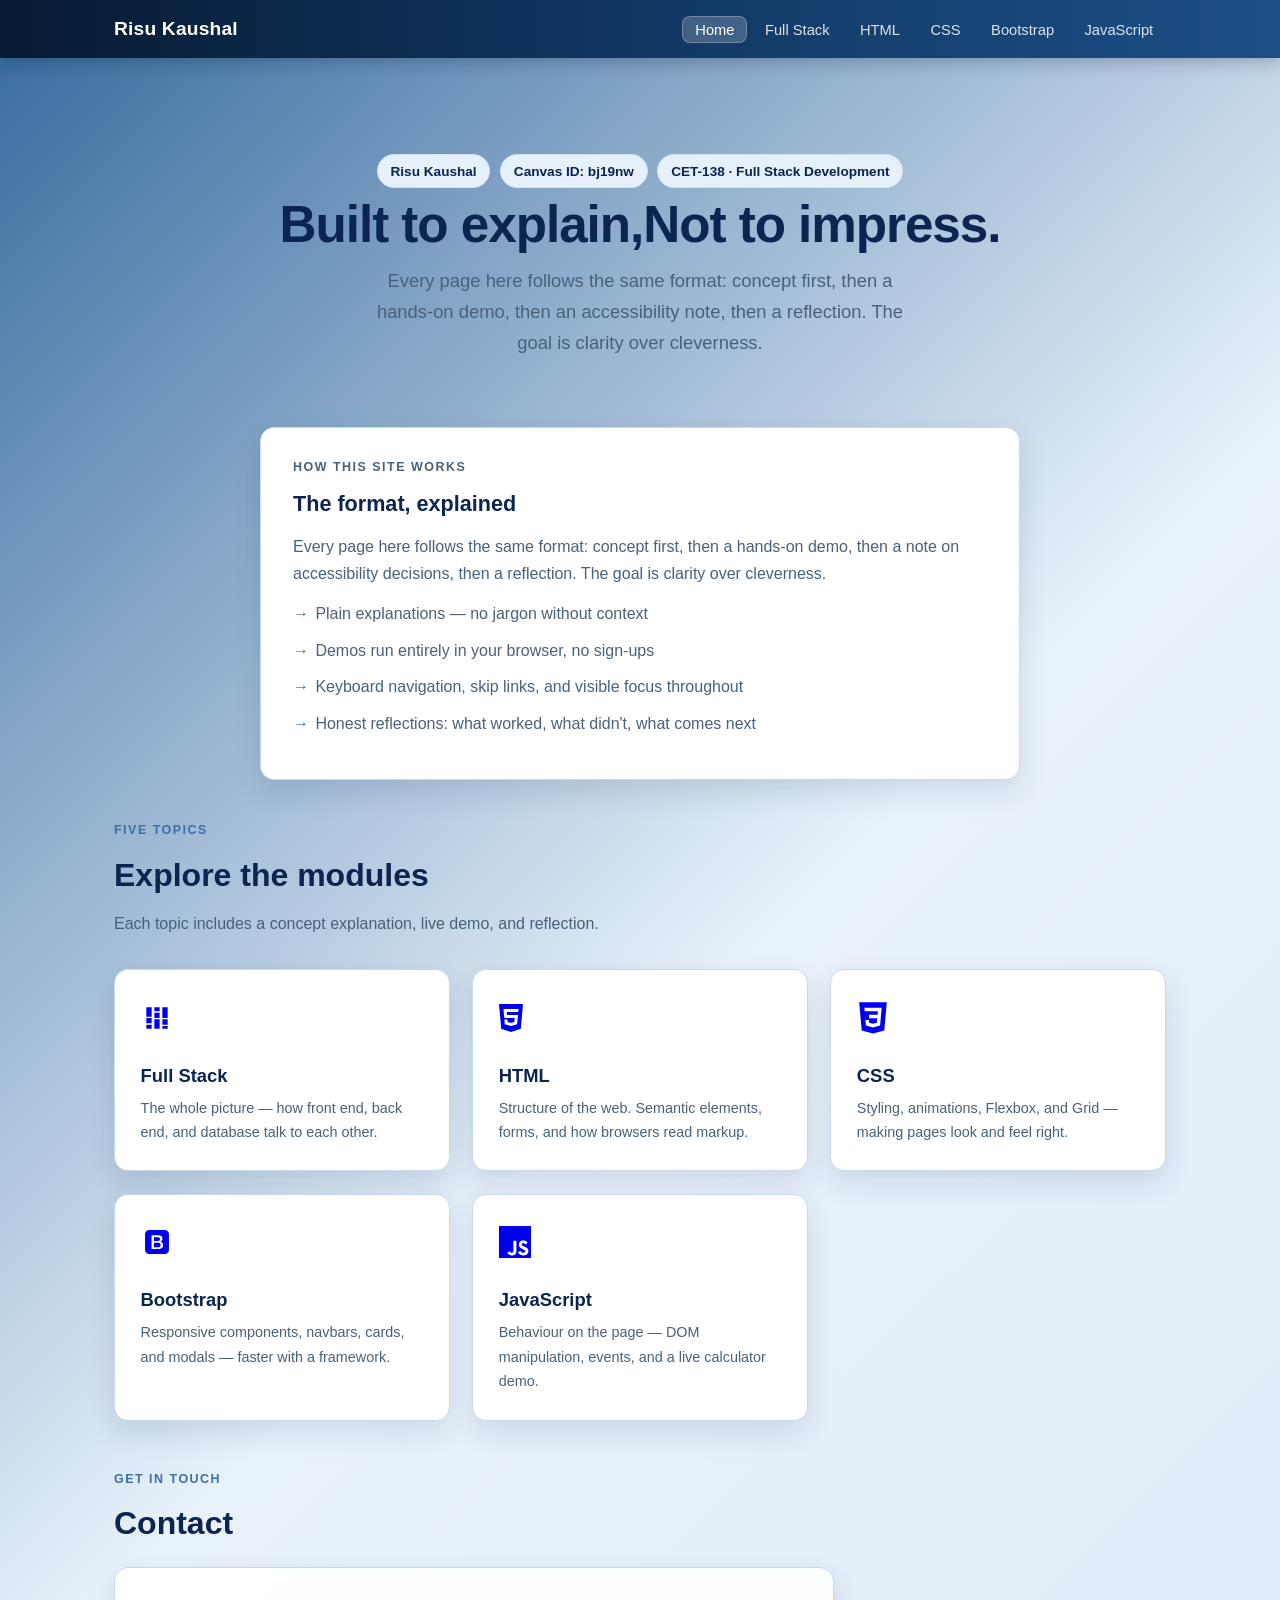
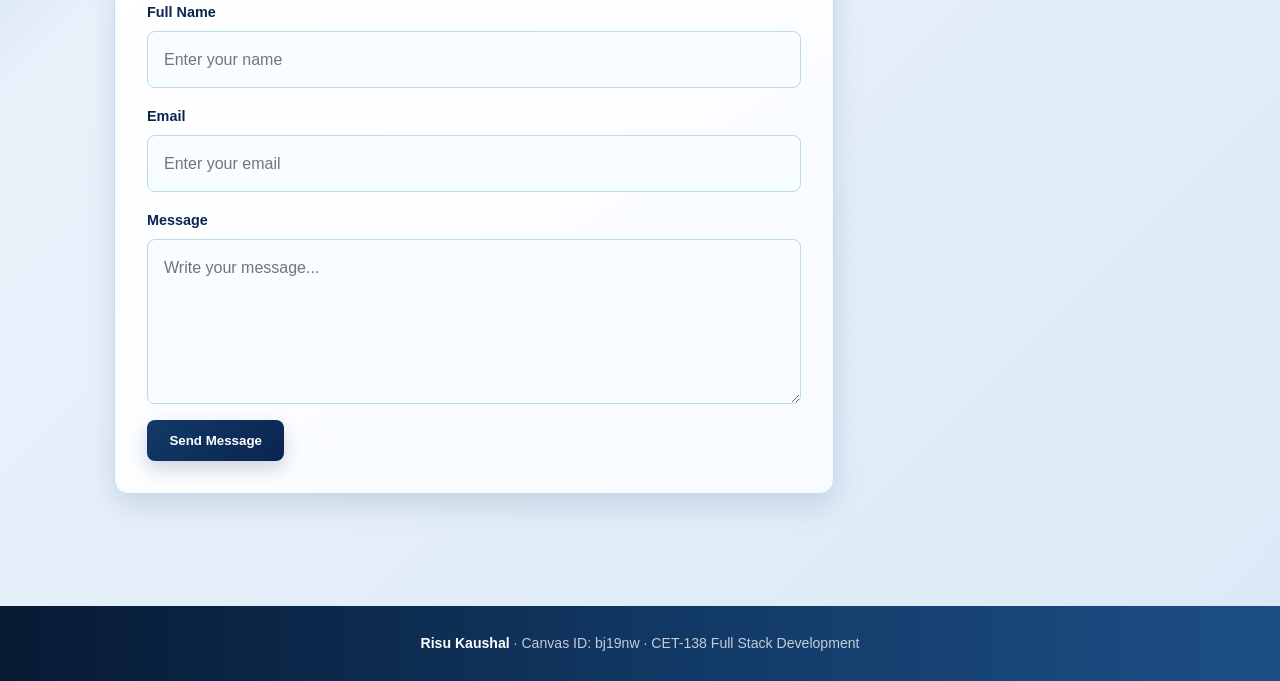
<file: index.html>
<!DOCTYPE html>
<html lang="en">
<head>
  <meta charset="UTF-8" />
  <meta name="viewport" content="width=device-width, initial-scale=1.0" />
  <title>Risu Kaushal — CET-138 Portfolio</title>
  <link rel="stylesheet" href="./css/style.css" />
</head>
<body>

  <a class="skip-link" href="#main-content">Skip to main content</a>

  <header>
    <nav aria-label="Main navigation">
      <a class="nav-brand" href="index.html">Risu Kaushal</a>
      <ul class="nav-links">
        <li><a href="index.html">Home</a></li>
        <li><a href="html/Fullstack.html">Full Stack</a></li>
        <li><a href="html/HTML.html">HTML</a></li>
        <li><a href="html/CSS.html">CSS</a></li>
        <li><a href="html/Bootstrap.html">Bootstrap</a></li>
        <li><a href="html/Javascript.html">JavaScript</a></li>
      </ul>
    </nav>
  </header>

  <main id="main-content">

    <!-- Hero -->
    <section class="hero" aria-label="Introduction">
      <div class="hero-meta">
        <span class="tag">Risu Kaushal</span>
        <span class="tag">Canvas ID: bj19nw</span>
        <span class="tag">CET-138 · Full Stack Development</span>
      </div>
      <h1>Built to explain,Not to impress.</h1>
      <p class="subtitle">
        Every page here follows the same format: concept first, then a hands-on demo,
        then an accessibility note, then a reflection. The goal is clarity over cleverness.
      </p>
    </section>

    <!-- Philosophy card -->
    <div class="card" style="max-width:760px; margin: 0 auto 2.5rem;">
      <p class="section-label">How this site works</p>
      <h2>The format, explained</h2>
      <p>
        Every page here follows the same format: concept first, then a hands-on demo,
        then a note on accessibility decisions, then a reflection.
        The goal is clarity over cleverness.
      </p>
      <ul>
        <li>Plain explanations — no jargon without context</li>
        <li>Demos run entirely in your browser, no sign-ups</li>
        <li>Keyboard navigation, skip links, and visible focus throughout</li>
        <li>Honest reflections: what worked, what didn't, what comes next</li>
      </ul>
    </div>

    <!-- Five topics -->
    <section aria-label="Topics">
      <p class="section-label">Five topics</p>
      <h2 class="section-title">Explore the modules</h2>
      <p class="section-desc">Each topic includes a concept explanation, live demo, and reflection.</p>

      <div class="cards-grid">

        <a class="topic-card" href="html/FullStack.html">
          <span class="topic-icon"><svg xmlns="http://www.w3.org/2000/svg" width="1em" height="1em" viewBox="0 0 24 24"><path d="M0 0h24v24H0z" fill="none" /><path fill="currentColor" d="M4 20v-3h4v3zm0-4v-4h4v4zm0-5V4h4v7zm6 9v-7h4v7zm0-8V8h4v4zm0-5V4h4v3zm6 13v-2h4v2zm0-3v-4h4v4zm0-5V4h4v8z" /></svg></span>
          <div class="topic-title">Full Stack</div>
          <div class="topic-desc">The whole picture — how front end, back end, and database talk to each other.</div>
        </a>

        <a class="topic-card" href="html/HTML.html"><span class="topic-icon"><svg xmlns="http://www.w3.org/2000/svg" width="0.75em" height="1em" viewBox="0 0 384 512"><path d="M0 0h384v512H0z" fill="none" /><path fill="currentColor" d="m0 32l34.9 395.8L191.5 480l157.6-52.2L384 32zm308.2 127.9H124.4l4.1 49.4h175.6l-13.6 148.4l-97.9 27v.3h-1.1l-98.7-27.3l-6-75.8h47.7L138 320l53.5 14.5l53.7-14.5l6-62.2H84.3L71.5 112.2h241.1z" /></svg></span>
          <div class="topic-title">HTML</div>
          <div class="topic-desc">Structure of the web. Semantic elements, forms, and how browsers read markup.</div>
        </a>

        <a class="topic-card" href="html/CSS.html">
          <span class="topic-icon"><svg xmlns="http://www.w3.org/2000/svg" width="1em" height="1em" viewBox="0 0 128 128"><path d="M0 0h128v128H0z" fill="none" /><path fill="currentColor" d="m8.76 1l10.055 112.883l45.118 12.58l45.244-12.626L119.24 1zm89.591 25.862l-3.347 37.605l.01.203l-.014.467v-.004l-2.378 26.294l-.262 2.336L64 101.607v.001l-.022.019l-28.311-7.888L33.75 72h13.883l.985 11.054l15.386 4.17l-.004.008v-.002l15.443-4.229L81.075 65H48.792l-.277-3.043l-.631-7.129L47.553 51h34.749l1.264-14H30.64l-.277-3.041l-.63-7.131L29.401 23h69.281z" /></svg></span>
          <div class="topic-title">CSS</div>
          <div class="topic-desc">Styling, animations, Flexbox, and Grid — making pages look and feel right.</div>
        </a>

        <a class="topic-card" href="html/Bootstrap.html"><span class="topic-icon"><svg xmlns="http://www.w3.org/2000/svg" width="1em" height="1em" viewBox="0 0 24 24"><path d="M0 0h24v24H0z" fill="none" /><path fill="currentColor" d="M14.73 14.236c0 1.712-1.598 1.683-1.743 1.683h-3.28v-3.28h3.251c1.742-.058 1.771 1.248 1.771 1.597m-2.004-2.962c.03 0 1.539.03 1.539-1.48c0-.61-.116-1.423-1.539-1.423h-3.02v2.903zm8.245-5.255v11.99c0 1.627-1.335 2.991-3.02 2.991H6.05a3 3 0 0 1-3.02-3.02V6.02A3 3 0 0 1 6.05 3h11.99c1.597 0 2.932 1.335 2.932 3.02m-4.413 8.42c0-.871-.232-2.323-1.945-2.7v-.03c.93-.406 1.48-1.132 1.48-2.206c0-.29.088-2.613-3.106-2.613h-5.08v10.452c5.138 0 5.632.029 6.561-.203c.552-.174 2.09-.697 2.09-2.7" /></svg></span>
          <div class="topic-title">Bootstrap</div>
          <div class="topic-desc">Responsive components, navbars, cards, and modals — faster with a framework.</div>
        </a>

        <a class="topic-card" href="html/Javascript.html">
          <span class="topic-icon"><svg xmlns="http://www.w3.org/2000/svg" width="1em" height="1em" viewBox="0 0 24 24"><path d="M0 0h24v24H0z" fill="none" /><path fill="currentColor" d="M0 0h24v24H0zm22.034 18.276c-.175-1.095-.888-2.015-3.003-2.873c-.736-.345-1.554-.585-1.797-1.14c-.091-.33-.105-.51-.046-.705c.15-.646.915-.84 1.515-.66c.39.12.75.42.976.9c1.034-.676 1.034-.676 1.755-1.125c-.27-.42-.404-.601-.586-.78c-.63-.705-1.469-1.065-2.834-1.034l-.705.089c-.676.165-1.32.525-1.71 1.005c-1.14 1.291-.811 3.541.569 4.471c1.365 1.02 3.361 1.244 3.616 2.205c.24 1.17-.87 1.545-1.966 1.41c-.811-.18-1.26-.586-1.755-1.336l-1.83 1.051c.21.48.45.689.81 1.109c1.74 1.756 6.09 1.666 6.871-1.004c.029-.09.24-.705.074-1.65zm-8.983-7.245h-2.248c0 1.938-.009 3.864-.009 5.805c0 1.232.063 2.363-.138 2.711c-.33.689-1.18.601-1.566.48c-.396-.196-.597-.466-.83-.855c-.063-.105-.11-.196-.127-.196l-1.825 1.125c.305.63.75 1.172 1.324 1.517c.855.51 2.004.675 3.207.405c.783-.226 1.458-.691 1.811-1.411c.51-.93.402-2.07.397-3.346c.012-2.054 0-4.109 0-6.179z" /></svg></span>
          <div class="topic-title">JavaScript</div>
          <div class="topic-desc">Behaviour on the page — DOM manipulation, events, and a live calculator demo.</div>
        </a>

      </div>
    </section>

    <!-- Contact teaser -->

    <section class="contact-section" aria-label="Contact">
  <p class="section-label">Get in touch</p>
  <h2 class="section-title">Contact</h2>

  <form class="contact-form">
    
    <div class="form-group">
      <label for="name">Full Name</label>
      <input type="text" id="name" name="name" placeholder="Enter your name" required>
    </div>

    <div class="form-group">
      <label for="email">Email</label>
      <input type="email" id="email" name="email" placeholder="Enter your email" required>
    </div>

    <div class="form-group">
      <label for="message">Message</label>
      <textarea id="message" name="message" rows="5" placeholder="Write your message..." required></textarea>
    </div>

    <button type="submit" class="btn-submit">Send Message</button>

   </form>
   </section>
    </main>

   <footer>
    <p><strong>Risu Kaushal</strong> · Canvas ID: bj19nw · CET-138 Full Stack Development</p>
   </footer>

   <script src="js/index.js"></script>
   </body>
    </html>
</file>
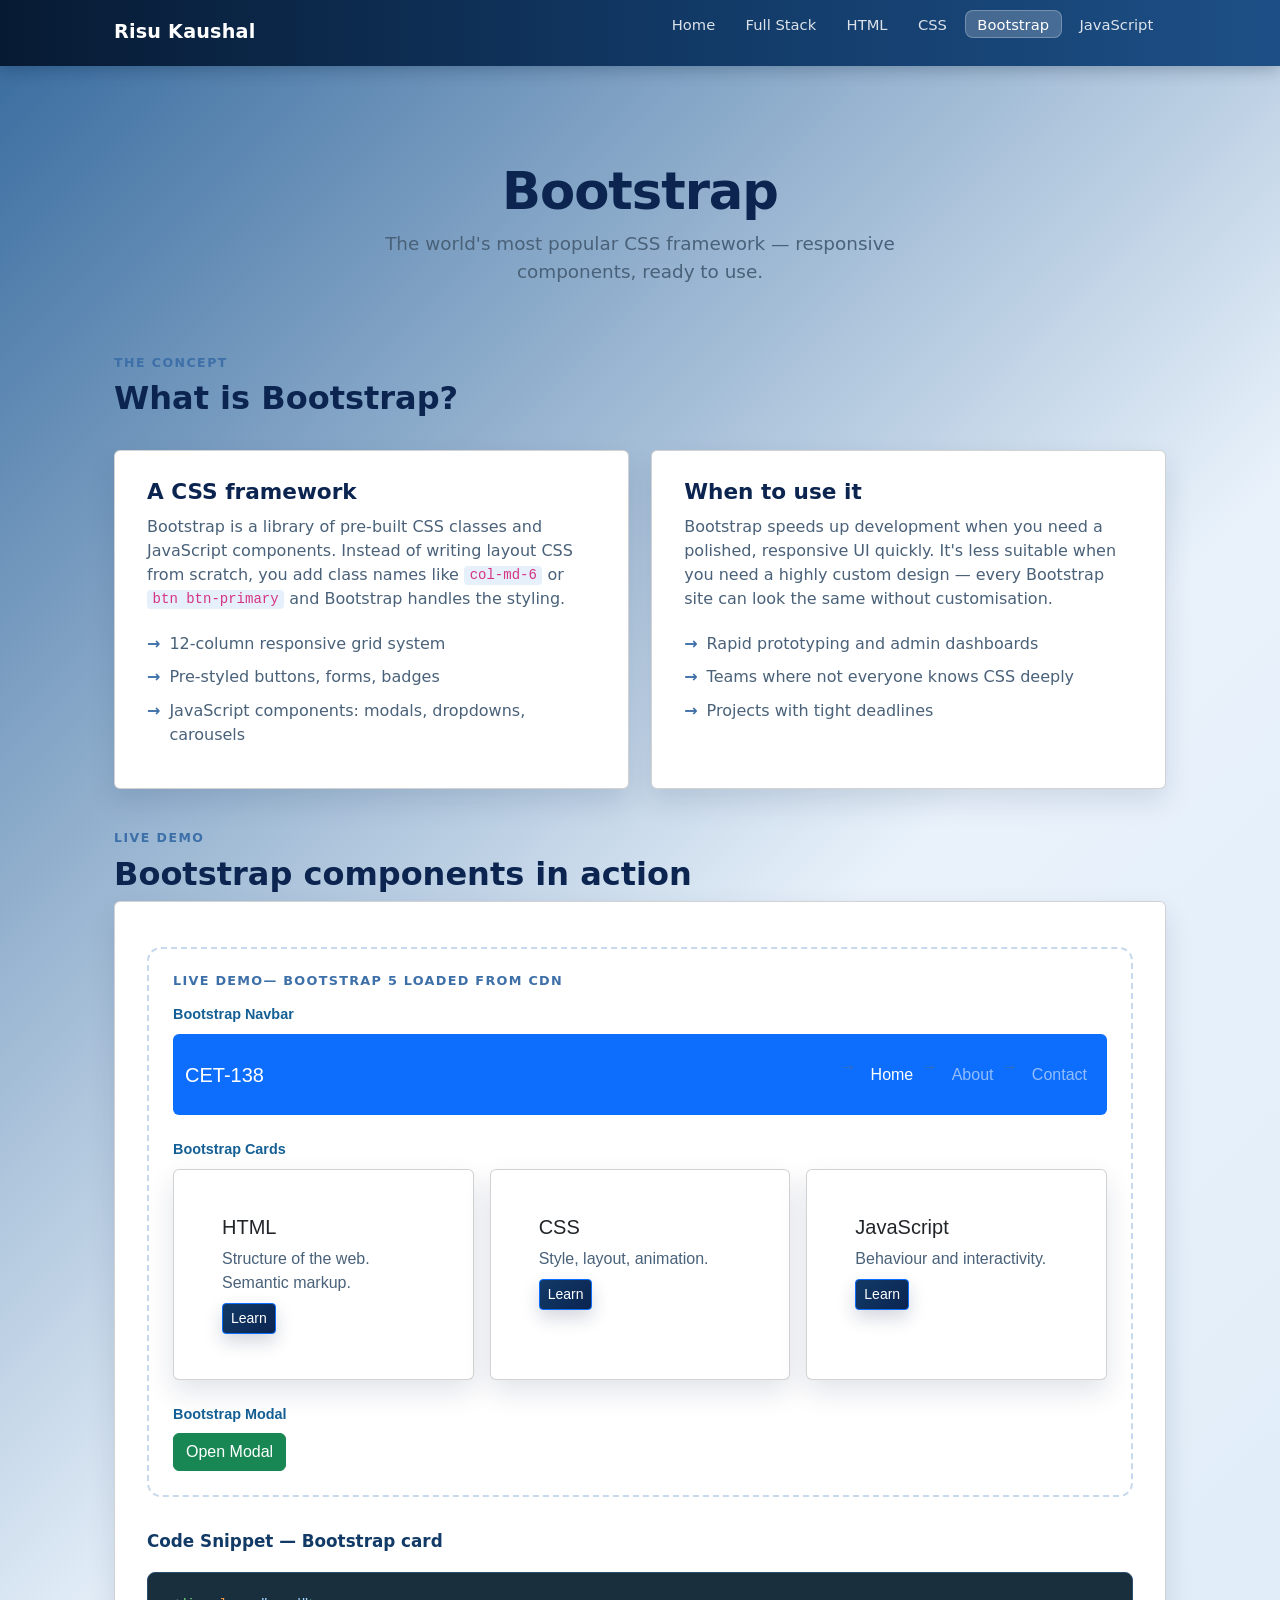
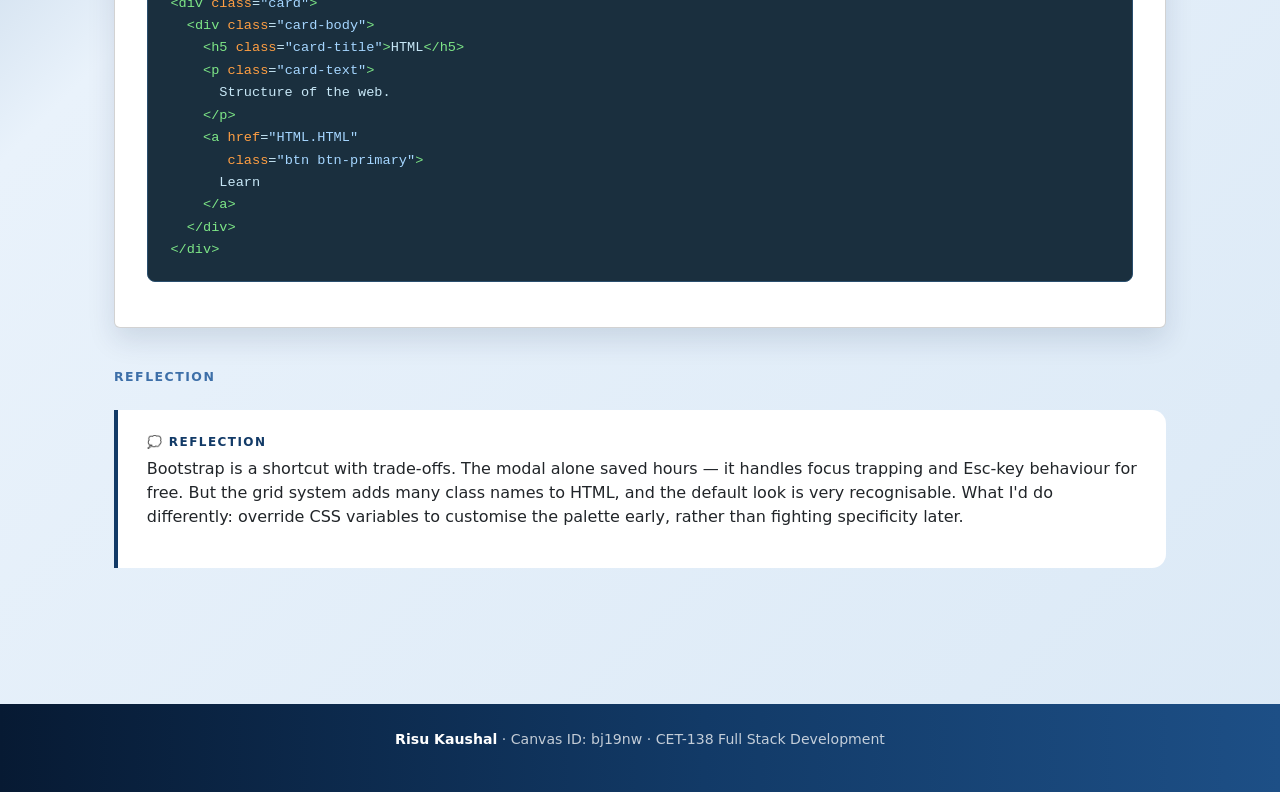
<file: html/Bootstrap.html>
<!DOCTYPE html>
<html lang="en">
<head>
  <meta charset="UTF-8" />
  <meta name="viewport" content="width=device-width, initial-scale=1.0" />
  <title>Bootstrap — CET-138</title>
  <link rel="stylesheet" href="../css/style.css" />
  <!-- Bootstrap 5 CDN for the live demo section only -->
  <link rel="stylesheet" href="https://cdn.jsdelivr.net/npm/bootstrap@5.3.3/dist/css/bootstrap.min.css"
        integrity="sha384-QWTKZyjpPEjISv5WaRU9OFeRpok6YctnYmDr5pNlyT2bRjXh0JMhjY6hW+ALEwIH" crossorigin="anonymous" />
  <style>
    /* Isolate Bootstrap demo to avoid leaking into our site styles */
    .bs-demo { all: revert; font-family: var(--font-body); }
  </style>
</head>
<body>

  <a class="skip-link" href="#main-content">Skip to main content</a>

  <header>
    <nav aria-label="Main navigation">
      <a class="nav-brand" href="../index.html">Risu Kaushal</a>
      <ul class="nav-links">

         <li><a href="../index.html">Home</a></li>
        <li><a href="FullStack.html">Full Stack</a></li>
        <li><a href="HTML.html">HTML</a></li>
        <li><a href="CSS.html">CSS</a></li>
        <li><a href="Bootstrap.html">Bootstrap</a></li>
        <li><a href="Javascript.html">JavaScript</a></li>
        
         
       
      </ul>
    </nav>
  </header>

  <main id="main-content">

    <section class="hero">
      
      <h1>Bootstrap</h1>
      <p class="subtitle">The world's most popular CSS framework — responsive components, ready to use.</p>
    </section>

    <!-- Concept -->
    <section aria-label="Concept" style="margin-bottom:2.5rem;">
      <p class="section-label">The Concept</p>
      <h2 class="section-title">What is Bootstrap?</h2>

      <div class="cards-grid-2">
        <div class="card">
          <h2>A CSS framework</h2>
          <p>
            Bootstrap is a library of pre-built CSS classes and JavaScript components.
            Instead of writing layout CSS from scratch, you add class names like
            <code style="background:var(--tag-bg);padding:0.1em 0.4em;border-radius:4px;">col-md-6</code>
            or <code style="background:var(--tag-bg);padding:0.1em 0.4em;border-radius:4px;">btn btn-primary</code>
            and Bootstrap handles the styling.
          </p>
          <ul>
            <li>12-column responsive grid system</li>
            <li>Pre-styled buttons, forms, badges</li>
            <li>JavaScript components: modals, dropdowns, carousels</li>
          </ul>
        </div>

        <div class="card">
          <h2>When to use it</h2>
          <p>
            Bootstrap speeds up development when you need a polished, responsive UI quickly.
            It's less suitable when you need a highly custom design — every Bootstrap site can
            look the same without customisation.
          </p>
          <ul>
            <li>Rapid prototyping and admin dashboards</li>
            <li>Teams where not everyone knows CSS deeply</li>
            <li>Projects with tight deadlines</li>
          </ul>
        </div>
      </div>
    </section>

    <!-- Live demo -->
    <section aria-label="Live demo" style="margin-bottom:2.5rem;">
      <p class="section-label">Live Demo</p>
      <h2 class="section-title">Bootstrap components in action</h2>

      <div class="card">
        <div class="demo-box">
          <h4> Live Demo— Bootstrap 5 loaded from CDN</h4>

          <!-- Bootstrap Navbar -->
          <div class="bs-demo mb-4">
            <p style="font-weight:700; color:#145f94; font-size:0.9rem; margin-bottom:0.5rem;">Bootstrap Navbar</p>
            <nav class="navbar navbar-expand-sm navbar-dark bg-primary rounded">
              <div class="container-fluid">
                <a class="navbar-brand" href="#">CET-138</a>
                <button class="navbar-toggler" type="button" data-bs-toggle="collapse" data-bs-target="#bsNav"
                  aria-controls="bsNav" aria-expanded="false" aria-label="Toggle navigation">
                  <span class="navbar-toggler-icon"></span>
                </button>
                <div class="collapse navbar-collapse" id="bsNav">
                  <ul class="navbar-nav ms-auto">
                    <li class="nav-item"><a class="nav-link active" href="#">Home</a></li>
                    <li class="nav-item"><a class="nav-link" href="#">About</a></li>
                    <li class="nav-item"><a class="nav-link" href="#">Contact</a></li>
                  </ul>
                </div>
              </div>
            </nav>
          </div>

          <!-- Bootstrap Cards -->
          <div class="bs-demo mb-4">
            <p style="font-weight:700; color:#145f94; font-size:0.9rem; margin-bottom:0.5rem;">Bootstrap Cards</p>
            <div class="row g-3">
              <div class="col-sm-4">
                <div class="card h-100">
                  <div class="card-body">
                    <h5 class="card-title">HTML</h5>
                    <p class="card-text">Structure of the web. Semantic markup.</p>
                    <a href="HTML.html" class="btn btn-primary btn-sm">Learn</a>
                  </div>
                </div>
              </div>
              <div class="col-sm-4">
                <div class="card h-100">
                  <div class="card-body">
                    <h5 class="card-title">CSS</h5>
                    <p class="card-text">Style, layout, animation.</p>
                    <a href="CSS.html" class="btn btn-primary btn-sm">Learn</a>
                  </div>
                </div>
              </div>
              <div class="col-sm-4">
                <div class="card h-100">
                  <div class="card-body">
                    <h5 class="card-title">JavaScript</h5>
                    <p class="card-text">Behaviour and interactivity.</p>
                    <a href="Javascript.html" class="btn btn-primary btn-sm">Learn</a>
                  </div>
                </div>
              </div>
            </div>
          </div>

          <!-- Bootstrap Modal -->
          <div class="bs-demo">
            <p style="font-weight:700; color:#145f94; font-size:0.9rem; margin-bottom:0.5rem;">Bootstrap Modal</p>
            <button type="button" class="btn btn-success" data-bs-toggle="modal" data-bs-target="#demoModal">
              Open Modal
            </button>
            <div class="modal fade" id="demoModal" tabindex="-1" aria-labelledby="demoModalLabel" aria-modal="true" role="dialog">
              <div class="modal-dialog">
                <div class="modal-content">
                  <div class="modal-header">
                    <h5 class="modal-title" id="demoModalLabel">Bootstrap Modal</h5>
                    <button type="button" class="btn-close" data-bs-dismiss="modal" aria-label="Close"></button>
                  </div>
                  <div class="modal-body">
                    This is a Bootstrap modal. It handles focus trapping, keyboard (Esc to close),
                    and ARIA roles automatically — great accessibility out of the box.
                  </div>
                  <div class="modal-footer">
                    <button type="button" class="btn btn-secondary" data-bs-dismiss="modal">Close</button>
                    <button type="button" class="btn btn-primary">Save changes</button>
                  </div>
                </div>
              </div>
            </div>
          </div>

        </div>

        <!-- Code snippet -->
        <h3>Code Snippet — Bootstrap card</h3>
        <pre class="code-block"><span class="tag">&lt;div</span> <span class="attr">class</span>=<span class="str">"card"</span><span class="tag">&gt;</span>
  <span class="tag">&lt;div</span> <span class="attr">class</span>=<span class="str">"card-body"</span><span class="tag">&gt;</span>
    <span class="tag">&lt;h5</span> <span class="attr">class</span>=<span class="str">"card-title"</span><span class="tag">&gt;</span>HTML<span class="tag">&lt;/h5&gt;</span>
    <span class="tag">&lt;p</span> <span class="attr">class</span>=<span class="str">"card-text"</span><span class="tag">&gt;</span>
      Structure of the web.
    <span class="tag">&lt;/p&gt;</span>
    <span class="tag">&lt;a</span> <span class="attr">href</span>=<span class="str">"HTML.HTML"</span>
       <span class="attr">class</span>=<span class="str">"btn btn-primary"</span><span class="tag">&gt;</span>
      Learn
    <span class="tag">&lt;/a&gt;</span>
  <span class="tag">&lt;/div&gt;</span>
<span class="tag">&lt;/div&gt;</span></pre>
      </div>
    </section>

    <!-- Reflection -->
    <section aria-label="Reflection">
      <p class="section-label">Reflection</p>
      <div class="reflection">
        <div class="label">💭 Reflection</div>
        <p>
          Bootstrap is a shortcut with trade-offs. The modal alone saved hours — it handles
          focus trapping and Esc-key behaviour for free. But the grid system adds many class
          names to HTML, and the default look is very recognisable. What I'd do differently:
          override CSS variables to customise the palette early, rather than fighting specificity later.
        </p>
      </div>
    </section>

  </main>

  <footer>
    <p><strong>Risu Kaushal</strong> · Canvas ID: bj19nw · CET-138 Full Stack Development</p>
  </footer>

  <script src="https://cdn.jsdelivr.net/npm/bootstrap@5.3.3/dist/js/bootstrap.bundle.min.js"
          integrity="sha384-YvpcrYf0tY3lHB60NNkmXc4s9bIOgUxi8T/jzmOD6qFIhxQQa0VGJmDKWt8Ivvq" crossorigin="anonymous"></script>
  <script src="../js/index.js"></script>
</body>
</html>
</file>
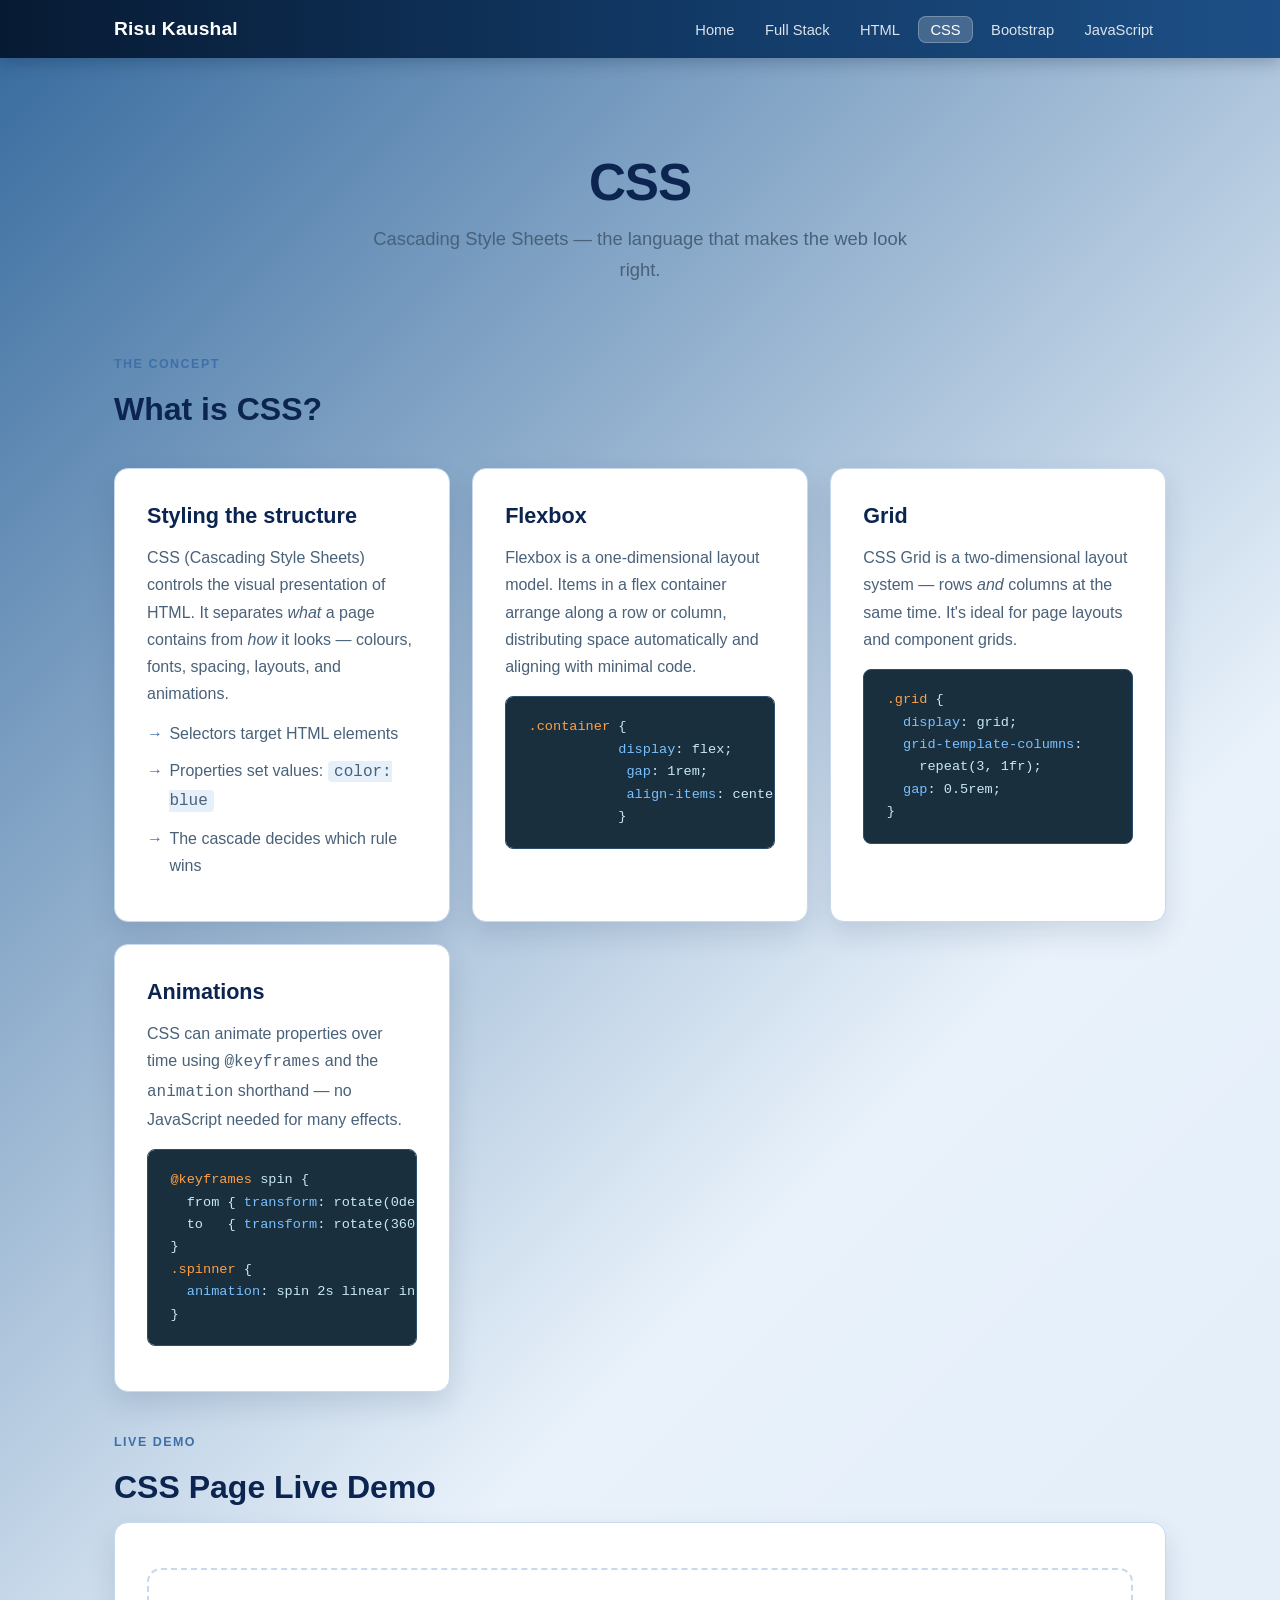
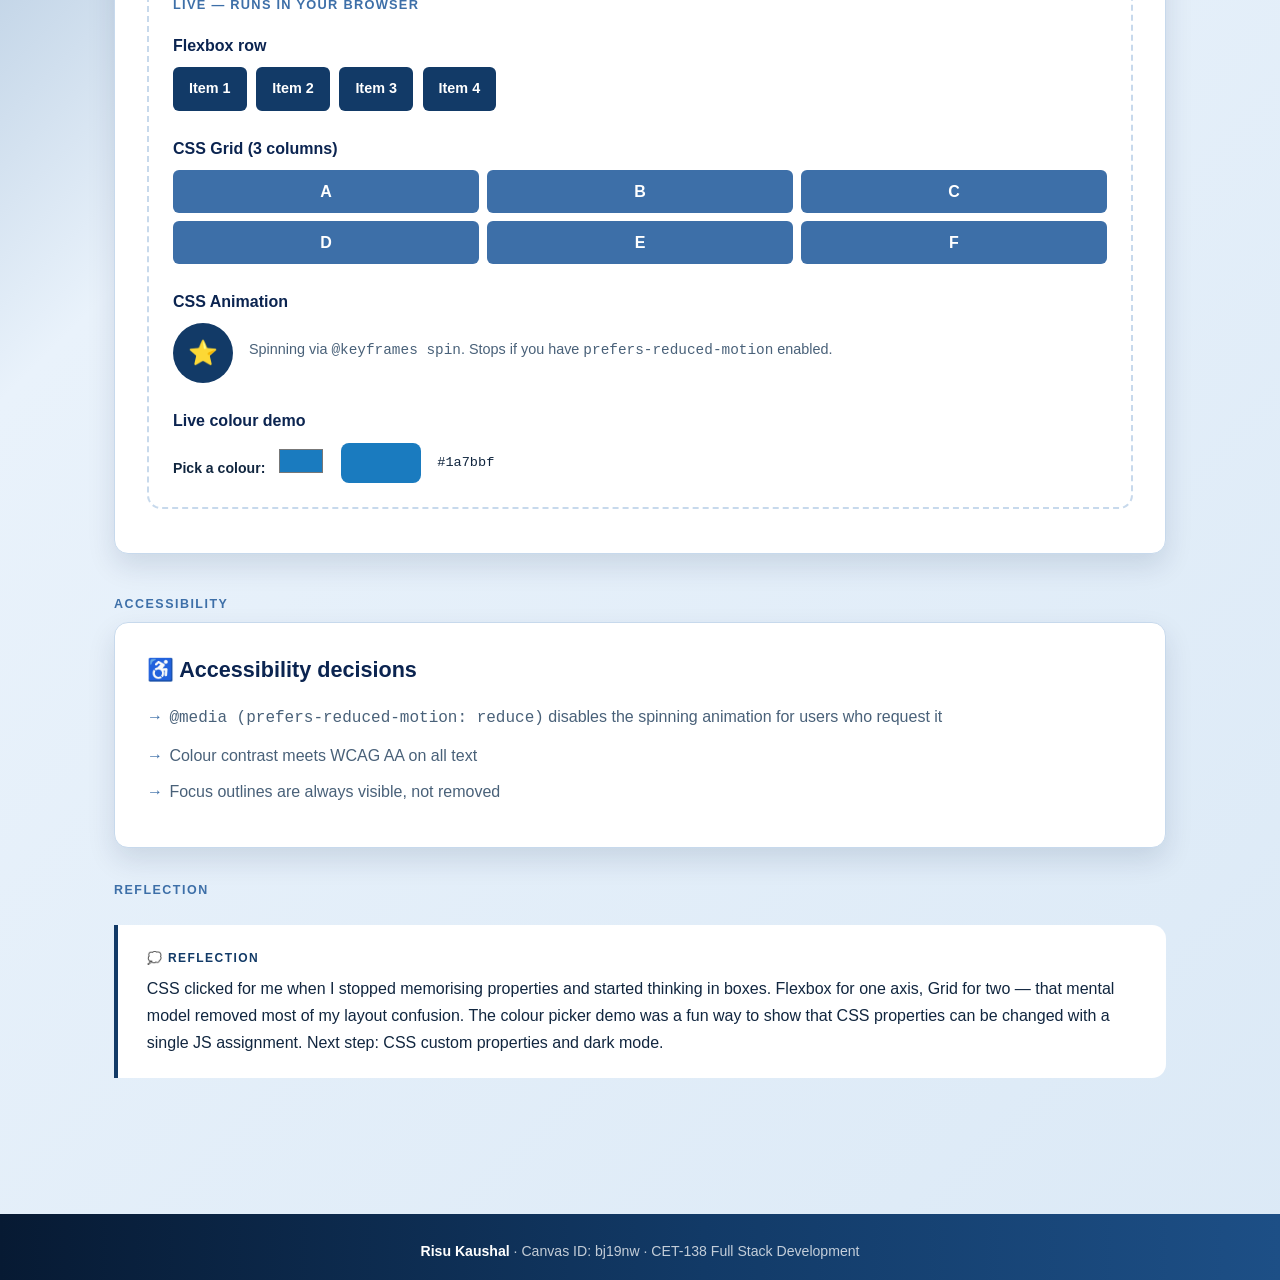
<file: html/CSS.html>
<!DOCTYPE html>
<html lang="en">
<head>
  <meta charset="UTF-8" />
  <meta name="viewport" content="width=device-width, initial-scale=1.0" />
  <title>CSS — CET-138</title>
  <link rel="stylesheet" href="../css/style.css" />
  </head>
 <style>
  .demo-box .flex-demo { display:flex; gap:0.6rem; flex-wrap:wrap; }
    .demo-box .flex-item {
      background: var(--accent);
      color: #fff;
      padding: 0.6rem 1rem;
      border-radius: 6px;
      font-weight: 700;
      font-size: 0.9rem;
    }
    .demo-box .grid-demo {
      display: grid;
      grid-template-columns: repeat(3, 1fr);
      gap: 0.5rem;
    }
    .demo-box .grid-item {
      background: var(--accent-light);
      color: #fff;
      padding: 0.5rem;
      border-radius: 6px;
      text-align: center;
      font-weight: 700;
    }
    .anim-box {
      width: 60px;
      height: 60px;
      border-radius: 50%;
      background: var(--accent);
      display: flex;
      align-items: center;
      justify-content: center;
      color: #fff;
      font-size: 1.5rem;
      animation: spin 2s linear infinite;
    }
 </style>
   <body>

  <a class="skip-link" href="#main-content">Skip to main content</a>

  <header>
    <nav aria-label="Main navigation">
      <a class="nav-brand" href="../index.html">Risu Kaushal</a>
      <ul class="nav-links">
        <li><a href="../index.html">Home</a></li>
        <li><a href="FullStack.html">Full Stack</a></li>
        <li><a href="HTML.html">HTML</a></li>
        <li><a href="CSS.html">CSS</a></li>
        <li><a href="Bootstrap.html">Bootstrap</a></li>
        <li><a href="Javascript.html">JavaScript</a></li>

      </ul>
    </nav>
  </header>

  <main id="main-content">

    <section class="hero">
      
      <h1>CSS</h1>
      <p class="subtitle">Cascading Style Sheets — the language that makes the web look right.</p>
    </section>

    <!-- Concept -->
    <section aria-label="Concept" style="margin-bottom:2.5rem;">
      <p class="section-label">The Concept</p>
      <h2 class="section-title">What is CSS?</h2>

      <div class="cards-grid-2">

        <div class="card">
          <h2>Styling the structure</h2>
          <p>
            CSS (Cascading Style Sheets) controls the visual presentation of HTML. It separates
            <em>what</em> a page contains from <em>how</em> it looks — colours, fonts, spacing,
            layouts, and animations.
          </p>
          <ul>
            <li>Selectors target HTML elements</li>
            <li>Properties set values: <code style="background:var(--tag-bg);padding:0.1em 0.4em;border-radius:4px;">color: blue</code></li>
            <li>The cascade decides which rule wins</li>
          </ul>
        </div>

        <div class="card">
          <h2>Flexbox</h2>
          <p>
            Flexbox is a one-dimensional layout model. Items in a flex container arrange along
            a row or column, distributing space automatically and aligning with minimal code.
          </p>
          <pre class="code-block"><span class="attr">.container</span> {
           <span class="kw">display</span>: flex;
            <span class="kw">gap</span>: 1rem;
            <span class="kw">align-items</span>: center;
           }</pre>
        </div>

        <div class="card">
          <h2>Grid</h2>
          <p>
            CSS Grid is a two-dimensional layout system — rows <em>and</em> columns at the same time.
            It's ideal for page layouts and component grids.
          </p>
          <pre class="code-block"><span class="attr">.grid</span> {
  <span class="kw">display</span>: grid;
  <span class="kw">grid-template-columns</span>:
    repeat(3, 1fr);
  <span class="kw">gap</span>: 0.5rem;
}</pre>
        </div>

        <div class="card">
          <h2>Animations</h2>
          <p>
            CSS can animate properties over time using <code>@keyframes</code> and the
            <code>animation</code> shorthand — no JavaScript needed for many effects.
          </p>
          <pre class="code-block"><span class="attr">@keyframes</span> spin {
  from { <span class="kw">transform</span>: rotate(0deg); }
  to   { <span class="kw">transform</span>: rotate(360deg); }
}
<span class="attr">.spinner</span> {
  <span class="kw">animation</span>: spin 2s linear infinite;
}</pre>
        </div>

      </div>
    </section>

    <!-- Live demo -->
    <section aria-label="Live demo" style="margin-bottom:2.5rem;">
      <p class="section-label">Live Demo</p>
      <h2 class="section-title">CSS Page Live Demo</h2>

      <div class="card">
        <div class="demo-box">
          <h4> Live — runs in your browser</h4>

          <div style="display:grid; gap:1.5rem;">

            <div>
              <p style="font-weight:700; color:var(--accent-dark); margin-bottom:0.5rem;">Flexbox row</p>
              <div class="flex-demo">
                <div class="flex-item">Item 1</div>
                <div class="flex-item">Item 2</div>
                <div class="flex-item">Item 3</div>
                <div class="flex-item">Item 4</div>
              </div>
            </div>

            <div>
              <p style="font-weight:700; color:var(--accent-dark); margin-bottom:0.5rem;">CSS Grid (3 columns)</p>
              <div class="grid-demo">
                <div class="grid-item">A</div>
                <div class="grid-item">B</div>
                <div class="grid-item">C</div>
                <div class="grid-item">D</div>
                <div class="grid-item">E</div>
                <div class="grid-item">F</div>
              </div>
            </div>

            <div>
              <p style="font-weight:700; color:var(--accent-dark); margin-bottom:0.5rem;">CSS Animation</p>
              <div style="display:flex; align-items:center; gap:1rem;">
                <div class="anim-box" aria-label="Spinning circle animation">⭐</div>
                <p style="color:var(--text-muted); font-size:0.9rem;">
                  Spinning via <code>@keyframes spin</code>.
                  Stops if you have <code>prefers-reduced-motion</code> enabled.
                </p>
              </div>
            </div>

            <!-- Live colour picker demo -->
            <div>
              <p style="font-weight:700; color:var(--accent-dark); margin-bottom:0.5rem;">Live colour demo</p>
              <div style="display:flex; gap:1rem; align-items:center; flex-wrap:wrap;">
                <label style="font-size:0.88rem; font-weight:600;">
                  Pick a colour:
                  <input type="color" id="colour-pick" value="#1a7bbf" oninput="applyColour()"
                    style="margin-left:0.5rem; cursor:pointer; border:none; background:none; height:2rem; width:3rem;" />
                </label>
                <div id="colour-box"
                  style="width:80px; height:40px; border-radius:8px; background:#1a7bbf; transition:background 0.2s;"
                  aria-live="polite"></div>
                <code id="colour-value" style="font-family:var(--font-mono); font-size:0.85rem;">#1a7bbf</code>
              </div>
            </div>

          </div>
        </div>
      </div>
    </section>

    <!-- Accessibility -->
    <section aria-label="Accessibility" style="margin-bottom:2rem;">
      <p class="section-label">Accessibility</p>
      <div class="card">
        <h2>♿ Accessibility decisions</h2>
        <ul>
          <li><code>@media (prefers-reduced-motion: reduce)</code> disables the spinning animation for users who request it</li>
          <li>Colour contrast meets WCAG AA on all text</li>
          <li>Focus outlines are always visible, not removed</li>
        </ul>
      </div>
    </section>

    <!-- Reflection -->
    <section aria-label="Reflection">
      <p class="section-label">Reflection</p>
      <div class="reflection">
        <div class="label">💭 Reflection</div>
        <p>
          CSS clicked for me when I stopped memorising properties and started thinking in boxes.
          Flexbox for one axis, Grid for two — that mental model removed most of my layout confusion.
          The colour picker demo was a fun way to show that CSS properties can be changed with
          a single JS assignment. Next step: CSS custom properties and dark mode.
        </p>
      </div>
    </section>
                
  </main>

  <footer>
    <p><strong>Risu Kaushal</strong> · Canvas ID: bj19nw · CET-138 Full Stack Development</p>
  </footer>

  <script src="../js/index.js"></script>
  <script>
    function applyColour() {
      const c = document.getElementById('colour-pick').value;
      document.getElementById('colour-box').style.background = c;
      document.getElementById('colour-value').textContent = c;
    }
  </script>
</body>
</html>
</file>
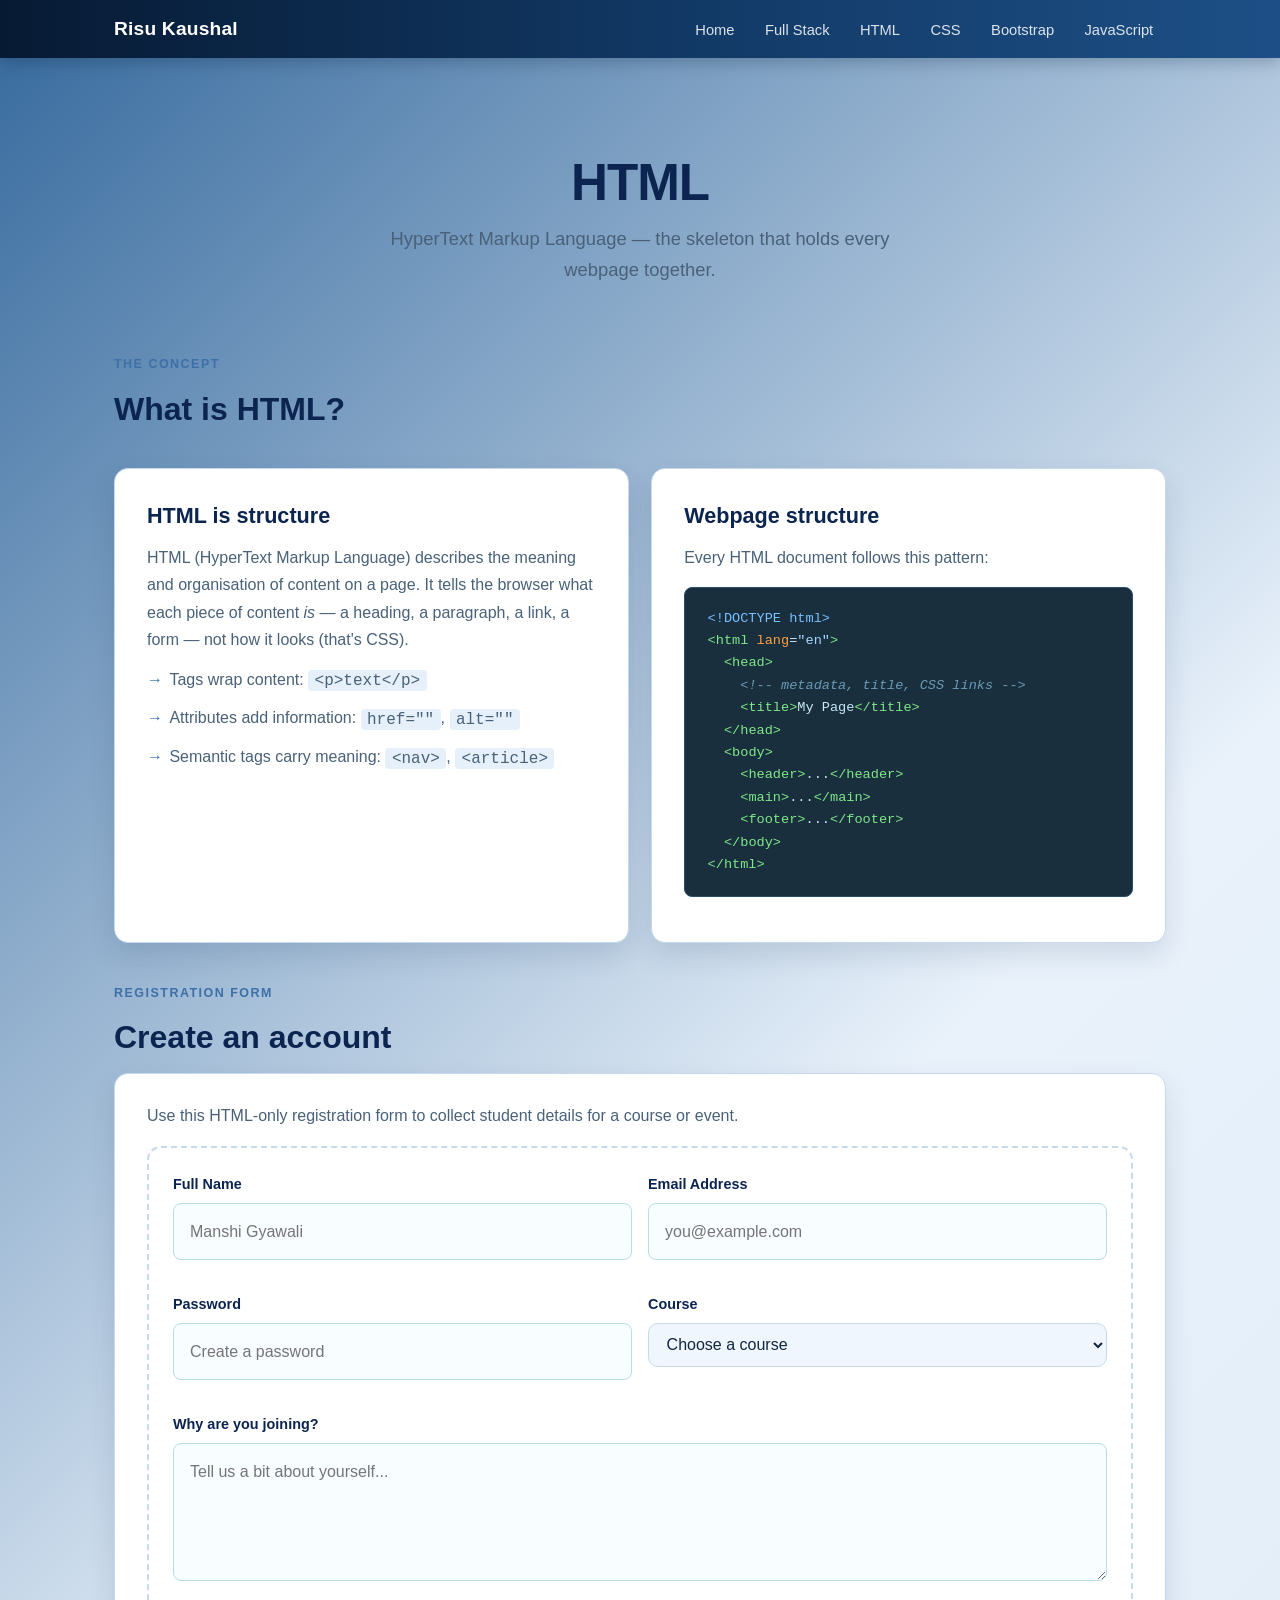
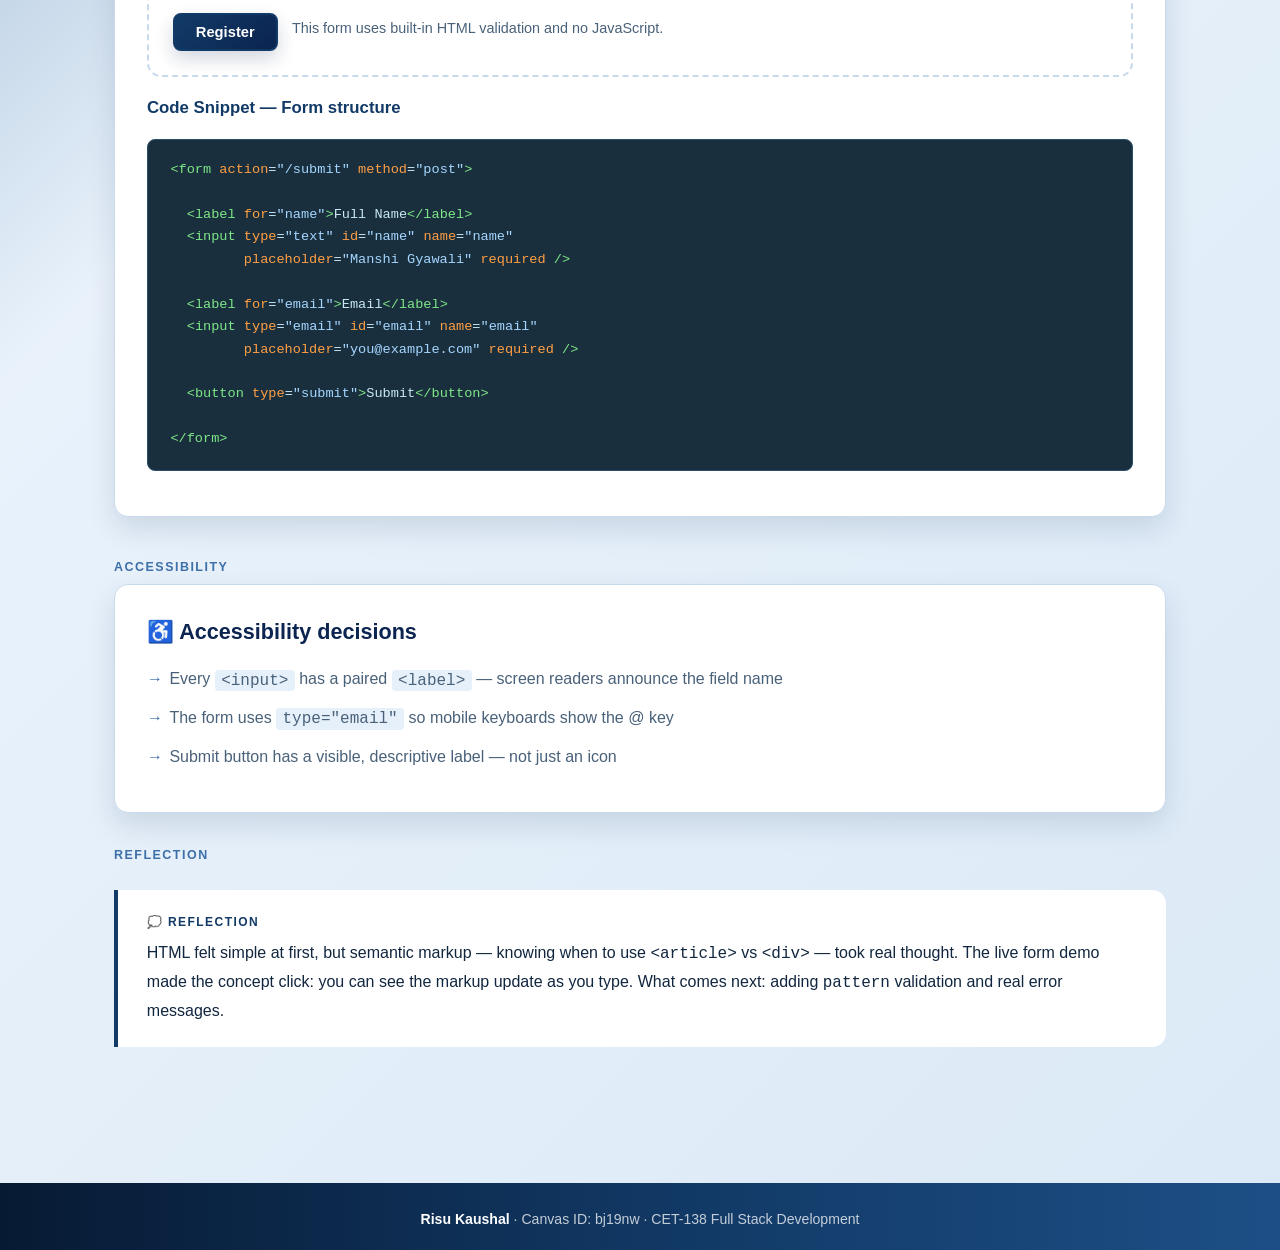
<file: html/HTML.html>
<!DOCTYPE html>
<html lang="en">
<head>
  <meta charset="UTF-8" />
  <meta name="viewport" content="width=device-width, initial-scale=1.0" />
  <title>HTML — CET-138</title>
  <link rel="stylesheet" href="../css/style.css" />
</head>
<body>

  <a class="skip-link" href="#main-content">Skip to main content</a>

  <header>
    <nav aria-label="Main navigation">
      <a class="nav-brand" href="../index.html">Risu Kaushal</a>
      <ul class="nav-links">
          <li><a href="../index.html">Home</a></li>
        <li><a href="../html/FullStack.html">Full Stack</a></li>
        <li><a href="../html/HTML.html">HTML</a></li>
        <li><a href="../html/CSS.html">CSS</a></li>
        <li><a href="../html/Bootstrap.html">Bootstrap</a></li>
        <li><a href="../html/Javascript.html">JavaScript</a></li>
      </ul>
    </nav>
  </header>

  <main id="main-content">

    <section class="hero">
      
      <h1>HTML</h1>
      <p class="subtitle">HyperText Markup Language — the skeleton that holds every webpage together.</p>
    </section>

    <!-- Concept -->
    <section aria-label="Concept" style="margin-bottom:2.5rem;">
      <p class="section-label">The Concept</p>
      <h2 class="section-title">What is HTML?</h2>

      <div class="cards-grid-2">
        <div class="card">
          <h2>HTML is structure</h2>
          <p>
            HTML (HyperText Markup Language) describes the meaning and organisation of content on a page.
            It tells the browser what each piece of content <em>is</em> — a heading, a paragraph, a link,
            a form — not how it looks (that's CSS).
          </p>
          <ul>
            <li>Tags wrap content: <code style="background:var(--tag-bg);padding:0.1em 0.4em;border-radius:4px;">&lt;p&gt;text&lt;/p&gt;</code></li>
            <li>Attributes add information: <code style="background:var(--tag-bg);padding:0.1em 0.4em;border-radius:4px;">href=""</code>, <code style="background:var(--tag-bg);padding:0.1em 0.4em;border-radius:4px;">alt=""</code></li>
            <li>Semantic tags carry meaning: <code style="background:var(--tag-bg);padding:0.1em 0.4em;border-radius:4px;">&lt;nav&gt;</code>, <code style="background:var(--tag-bg);padding:0.1em 0.4em;border-radius:4px;">&lt;article&gt;</code></li>
          </ul>
        </div>

        <div class="card">
          <h2>Webpage structure</h2>
          <p>Every HTML document follows this pattern:</p>
          <pre class="code-block"><span class="kw">&lt;!DOCTYPE html&gt;</span>
<span class="tag">&lt;html</span> <span class="attr">lang</span>=<span class="str">"en"</span><span class="tag">&gt;</span>
  <span class="tag">&lt;head&gt;</span>
    <span class="cmt">&lt;!-- metadata, title, CSS links --&gt;</span>
    <span class="tag">&lt;title&gt;</span>My Page<span class="tag">&lt;/title&gt;</span>
  <span class="tag">&lt;/head&gt;</span>
  <span class="tag">&lt;body&gt;</span>
    <span class="tag">&lt;header&gt;</span>...<span class="tag">&lt;/header&gt;</span>
    <span class="tag">&lt;main&gt;</span>...<span class="tag">&lt;/main&gt;</span>
    <span class="tag">&lt;footer&gt;</span>...<span class="tag">&lt;/footer&gt;</span>
  <span class="tag">&lt;/body&gt;</span>
<span class="tag">&lt;/html&gt;</span></pre>
        </div>
      </div>
    </section>

    <!-- Registration form -->
    <section aria-label="Registration form" style="margin-bottom:2.5rem;">
      <p class="section-label">Registration Form</p>
      <h2 class="section-title">Create an account</h2>

      <div class="card">
        <p>Use this HTML-only registration form to collect student details for a course or event.</p>

        <div class="demo-box">
          <form class="registration-form" action="#" method="post">
            <div class="form-grid">
              <div class="form-group">
                <label for="full-name">Full Name</label>
                <input class="form-input" type="text" id="full-name" name="full-name" placeholder="Manshi Gyawali" required />
              </div>

              <div class="form-group">
                <label for="email">Email Address</label>
                <input class="form-input" type="email" id="email" name="email" placeholder="you@example.com" required />
              </div>

              <div class="form-group">
                <label for="password">Password</label>
                <input class="form-input" type="password" id="password" name="password" placeholder="Create a password" required />
              </div>

              <div class="form-group">
                <label for="course">Course</label>
                <select class="form-select" id="course" name="course" required>
                  <option value="">Choose a course</option>
                  <option>Full Stack</option>
                  <option>HTML</option>
                  <option>CSS</option>
                  <option>JavaScript</option>
                </select>
              </div>
            </div>

            <div class="form-group">
              <label for="message">Why are you joining?</label>
              <textarea class="form-textarea" id="message" name="message" rows="4" placeholder="Tell us a bit about yourself..."></textarea>
            </div>

            <div class="form-actions">
              <button class="btn btn-primary" type="submit">Register</button>
              <p class="form-note">This form uses built-in HTML validation and no JavaScript.</p>
            </div>
          </form>
        </div>

        <h3>Code Snippet — Form structure</h3>
        <pre class="code-block"><span class="tag">&lt;form</span> <span class="attr">action</span>=<span class="str">"/submit"</span> <span class="attr">method</span>=<span class="str">"post"</span><span class="tag">&gt;</span>

  <span class="tag">&lt;label</span> <span class="attr">for</span>=<span class="str">"name"</span><span class="tag">&gt;</span>Full Name<span class="tag">&lt;/label&gt;</span>
  <span class="tag">&lt;input</span> <span class="attr">type</span>=<span class="str">"text"</span> <span class="attr">id</span>=<span class="str">"name"</span> <span class="attr">name</span>=<span class="str">"name"</span>
         <span class="attr">placeholder</span>=<span class="str">"Manshi Gyawali"</span> <span class="attr">required</span> <span class="tag">/&gt;</span>

  <span class="tag">&lt;label</span> <span class="attr">for</span>=<span class="str">"email"</span><span class="tag">&gt;</span>Email<span class="tag">&lt;/label&gt;</span>
  <span class="tag">&lt;input</span> <span class="attr">type</span>=<span class="str">"email"</span> <span class="attr">id</span>=<span class="str">"email"</span> <span class="attr">name</span>=<span class="str">"email"</span>
         <span class="attr">placeholder</span>=<span class="str">"you@example.com"</span> <span class="attr">required</span> <span class="tag">/&gt;</span>

  <span class="tag">&lt;button</span> <span class="attr">type</span>=<span class="str">"submit"</span><span class="tag">&gt;</span>Submit<span class="tag">&lt;/button&gt;</span>

<span class="tag">&lt;/form&gt;</span></pre>
      </div>
    </section>

    <!-- Accessibility note -->
    <section aria-label="Accessibility" style="margin-bottom:2rem;">
      <p class="section-label">Accessibility</p>
      <div class="card">
        <h2>♿ Accessibility decisions</h2>
        <ul>
          <li>Every <code style="background:var(--tag-bg);padding:0.1em 0.4em;border-radius:4px;">&lt;input&gt;</code> has a paired <code style="background:var(--tag-bg);padding:0.1em 0.4em;border-radius:4px;">&lt;label&gt;</code> — screen readers announce the field name</li>
          <li>The form uses <code style="background:var(--tag-bg);padding:0.1em 0.4em;border-radius:4px;">type="email"</code> so mobile keyboards show the @ key</li>
          <li>Submit button has a visible, descriptive label — not just an icon</li>
        </ul>
      </div>
    </section>

    <!-- Reflection -->
    <section aria-label="Reflection">
      <p class="section-label">Reflection</p>
      <div class="reflection">
        <div class="label">💭 Reflection</div>
        <p>
          HTML felt simple at first, but semantic markup — knowing when to use
          <code>&lt;article&gt;</code> vs <code>&lt;div&gt;</code> — took real thought.
          The live form demo made the concept click: you can see the markup update as you type.
          What comes next: adding <code>pattern</code> validation and real error messages.
        </p>
      </div>
    </section>

  </main>

  <footer>
    <p><strong>Risu Kaushal</strong> · Canvas ID: bj19nw · CET-138 Full Stack Development</p>
  </footer>

</body>
</html>
</file>
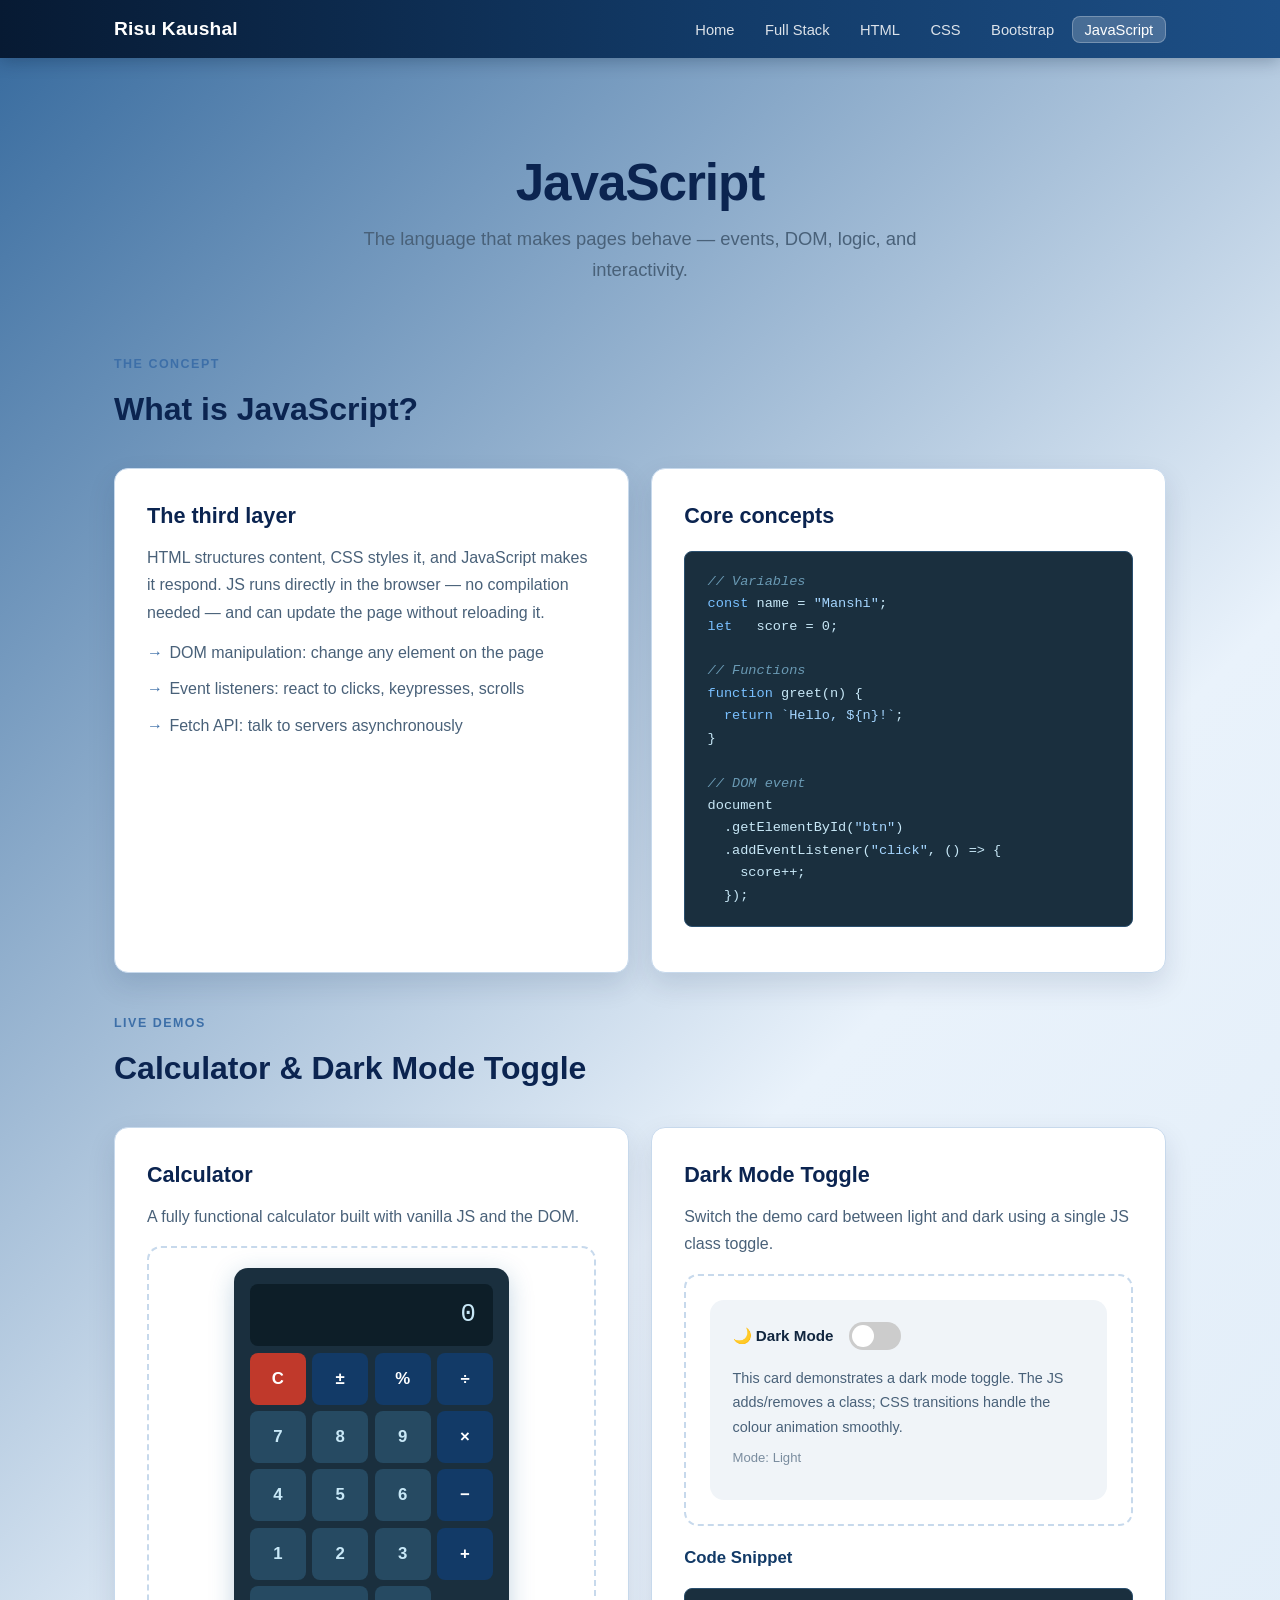
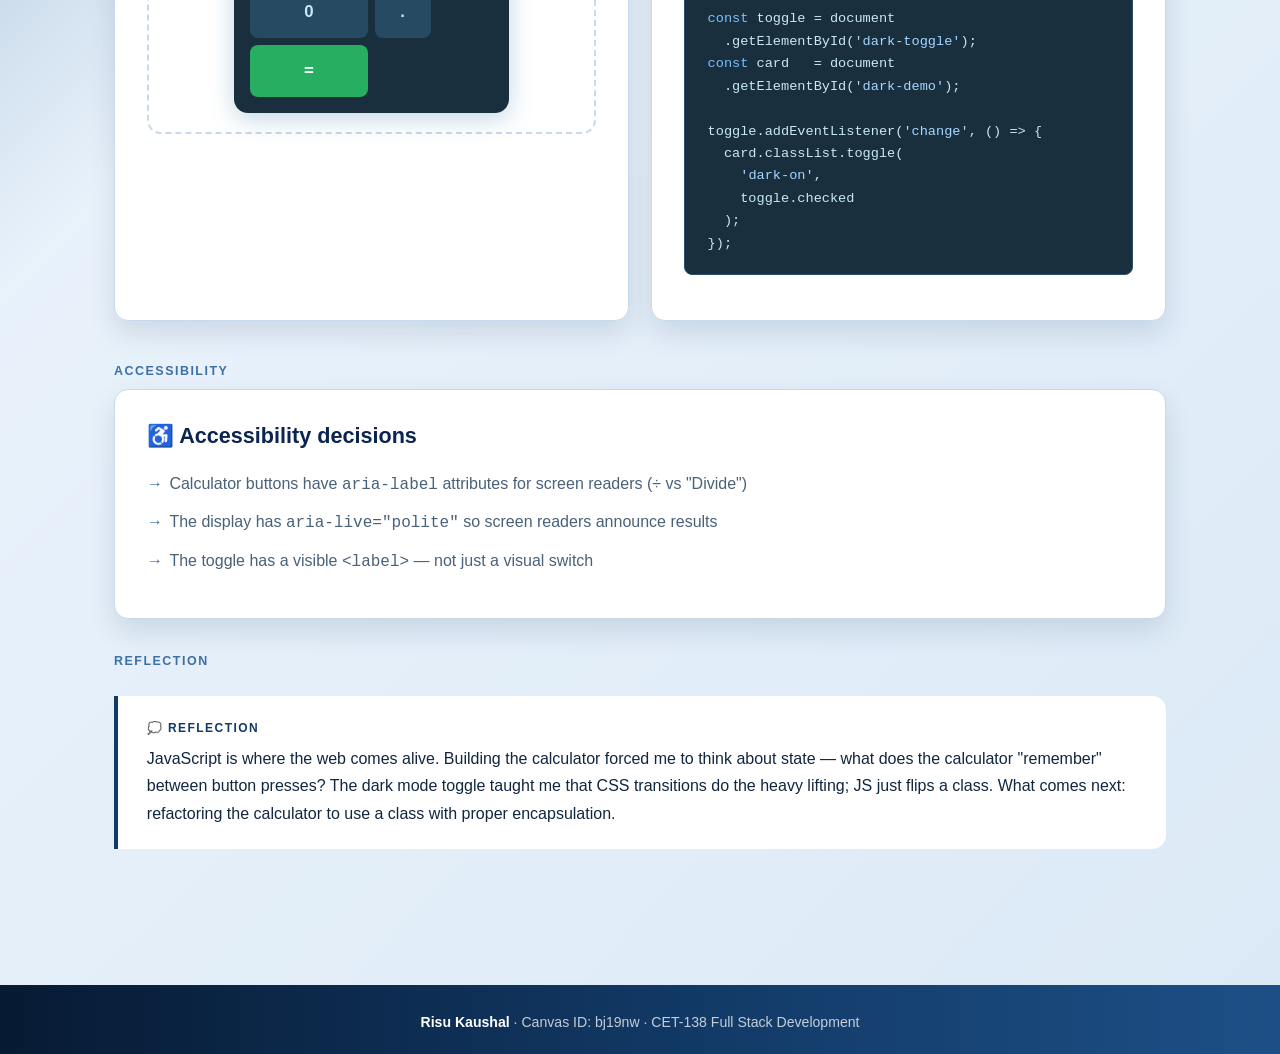
<file: html/Javascript.html>
<!DOCTYPE html>
<html lang="en">
<head>
  <meta charset="UTF-8" />
  <meta name="viewport" content="width=device-width, initial-scale=1.0" />
  <title>JavaScript — CET-138</title>
  <link rel="stylesheet" href="../css/style.css" />

</head>
<body>

  <a class="skip-link" href="#main-content">Skip to main content</a>

  <header>
    <nav aria-label="Main navigation">
      <a class="nav-brand" href="../index.html">Risu Kaushal</a>
      <ul class="nav-links">
           <li><a href="../index.html">Home</a></li>
        <li><a href="FullStack.html">Full Stack</a></li>
        <li><a href="HTML.html">HTML</a></li>
        <li><a href="CSS.html">CSS</a></li>
        <li><a href="Bootstrap.html">Bootstrap</a></li>
        <li><a href="Javascript.html">JavaScript</a></li>

      </ul>
    </nav>
  </header>

  <main id="main-content">

    <section class="hero">
      
      <h1>JavaScript</h1>
      <p class="subtitle">The language that makes pages behave — events, DOM, logic, and interactivity.</p>
    </section>

    <!-- Concept -->
    <section aria-label="Concept" style="margin-bottom:2.5rem;">
      <p class="section-label">The Concept</p>
      <h2 class="section-title">What is JavaScript?</h2>

      <div class="cards-grid-2">
        <div class="card">
          <h2>The third layer</h2>
          <p>
            HTML structures content, CSS styles it, and JavaScript makes it respond.
            JS runs directly in the browser — no compilation needed — and can update
            the page without reloading it.
          </p>
          <ul>
            <li>DOM manipulation: change any element on the page</li>
            <li>Event listeners: react to clicks, keypresses, scrolls</li>
            <li>Fetch API: talk to servers asynchronously</li>
          </ul>
        </div>

        <div class="card">
          <h2>Core concepts</h2>
          <pre class="code-block"><span class="cmt">// Variables</span>
<span class="kw">const</span> name = <span class="str">"Manshi"</span>;
<span class="kw">let</span>   score = 0;

<span class="cmt">// Functions</span>
<span class="kw">function</span> greet(n) {
  <span class="kw">return</span> <span class="str">`Hello, ${n}!`</span>;
}

<span class="cmt">// DOM event</span>
document
  .getElementById(<span class="str">"btn"</span>)
  .addEventListener(<span class="str">"click"</span>, () =&gt; {
    score++;
  });</pre>
        </div>
      </div>
    </section>

    <!-- Live demos -->
    <section aria-label="Live demos" style="margin-bottom:2.5rem;">
      <p class="section-label">Live Demos</p>
      <h2 class="section-title">Calculator &amp; Dark Mode Toggle</h2>

      <div class="cards-grid-2">

        <!-- Calculator -->
        <div class="card">
          <h2>Calculator</h2>
          <p>A fully functional calculator built with vanilla JS and the DOM.</p>
          <div class="demo-box" style="display:flex; justify-content:center; padding:1.2rem 0;">
            <div class="calc" role="application" aria-label="Calculator">
              <div class="calc-display" id="calc-display" aria-live="polite" aria-atomic="true">0</div>
              <div class="calc-row">
                <button class="calc-btn clr" onclick="calcClear()" aria-label="Clear">C</button>
                <button class="calc-btn op"  onclick="calcOp('sign')" aria-label="Toggle sign">±</button>
                <button class="calc-btn op"  onclick="calcOp('%')" aria-label="Percent">%</button>
                <button class="calc-btn op"  onclick="calcOp('/')" aria-label="Divide">÷</button>
              </div>
              <div class="calc-row">
                <button class="calc-btn" onclick="calcNum('7')">7</button>
                <button class="calc-btn" onclick="calcNum('8')">8</button>
                <button class="calc-btn" onclick="calcNum('9')">9</button>
                <button class="calc-btn op" onclick="calcOp('*')" aria-label="Multiply">×</button>
              </div>
              <div class="calc-row">
                <button class="calc-btn" onclick="calcNum('4')">4</button>
                <button class="calc-btn" onclick="calcNum('5')">5</button>
                <button class="calc-btn" onclick="calcNum('6')">6</button>
                <button class="calc-btn op" onclick="calcOp('-')" aria-label="Subtract">−</button>
              </div>
              <div class="calc-row">
                <button class="calc-btn" onclick="calcNum('1')">1</button>
                <button class="calc-btn" onclick="calcNum('2')">2</button>
                <button class="calc-btn" onclick="calcNum('3')">3</button>
                <button class="calc-btn op" onclick="calcOp('+')" aria-label="Add">+</button>
              </div>
              <div class="calc-row">
                <button class="calc-btn zero" onclick="calcNum('0')">0</button>
                <button class="calc-btn" onclick="calcNum('.')">.</button>
                <button class="calc-btn eq" onclick="calcEquals()" aria-label="Equals">=</button>
              </div>
            </div>
          </div>
        </div>

        <!-- Dark mode toggle -->
        <div class="card">
          <h2>Dark Mode Toggle</h2>
          <p>Switch the demo card between light and dark using a single JS class toggle.</p>
          <div class="demo-box">
            <div id="dark-demo">
              <div style="display:flex; align-items:center; gap:1rem; margin-bottom:1rem;">
                <span style="font-weight:700; font-size:0.95rem;">🌙 Dark Mode</span>
                <label class="toggle-switch" aria-label="Toggle dark mode">
                  <input type="checkbox" id="dark-toggle" onchange="toggleDark()" />
                  <span class="toggle-slider"></span>
                </label>
              </div>
              <p style="font-size:0.9rem;">
                This card demonstrates a dark mode toggle. The JS adds/removes a class;
                CSS transitions handle the colour animation smoothly.
              </p>
              <p id="dark-status" style="font-size:0.82rem; margin-top:0.5rem; opacity:0.7;">Mode: Light</p>
            </div>
          </div>

          <h3>Code Snippet</h3>
          <pre class="code-block"><span class="kw">const</span> toggle = document
  .getElementById(<span class="str">'dark-toggle'</span>);
<span class="kw">const</span> card   = document
  .getElementById(<span class="str">'dark-demo'</span>);

toggle.addEventListener(<span class="str">'change'</span>, () =&gt; {
  card.classList.toggle(
    <span class="str">'dark-on'</span>,
    toggle.checked
  );
});</pre>
        </div>

      </div>
    </section>

    <!-- Accessibility -->
    <section aria-label="Accessibility" style="margin-bottom:2rem;">
      <p class="section-label">Accessibility</p>
      <div class="card">
        <h2>♿ Accessibility decisions</h2>
        <ul>
          <li>Calculator buttons have <code>aria-label</code> attributes for screen readers (÷ vs "Divide")</li>
          <li>The display has <code>aria-live="polite"</code> so screen readers announce results</li>
          <li>The toggle has a visible <code>&lt;label&gt;</code> — not just a visual switch</li>
        </ul>
      </div>
    </section>

    <!-- Reflection -->
    <section aria-label="Reflection">
      <p class="section-label">Reflection</p>
      <div class="reflection">
        <div class="label">💭 Reflection</div>
        <p>
          JavaScript is where the web comes alive. Building the calculator forced me to think about
          state — what does the calculator "remember" between button presses?
          The dark mode toggle taught me that CSS transitions do the heavy lifting; JS just flips a class.
          What comes next: refactoring the calculator to use a class with proper encapsulation.
        </p>
      </div>
    </section>

  </main>

  <footer>
    <p><strong>Risu Kaushal</strong> · Canvas ID: bj19nw · CET-138 Full Stack Development</p>
  </footer>

  <script src="../js/index.js"></script>
  <script>
    // ── Calculator logic ──
    let calcState = { display: '0', first: null, op: null, fresh: true };

    function calcUpdate() {
      document.getElementById('calc-display').textContent = calcState.display;
    }

    function calcNum(d) {
      if (calcState.fresh) { calcState.display = d === '.' ? '0.' : d; calcState.fresh = false; }
      else if (d === '.' && calcState.display.includes('.')) return;
      else if (calcState.display === '0' && d !== '.') calcState.display = d;
      else calcState.display += d;
      calcUpdate();
    }

    function calcOp(op) {
      if (op === 'sign') { calcState.display = String(-parseFloat(calcState.display)); calcUpdate(); return; }
      if (op === '%')    { calcState.display = String(parseFloat(calcState.display) / 100); calcUpdate(); return; }
      calcState.first = parseFloat(calcState.display);
      calcState.op    = op;
      calcState.fresh = true;
    }

    function calcEquals() {
      if (calcState.op === null || calcState.first === null) return;
      const b = parseFloat(calcState.display);
      let r;
      switch (calcState.op) {
        case '+': r = calcState.first + b; break;
        case '-': r = calcState.first - b; break;
        case '*': r = calcState.first * b; break;
        case '/': r = b !== 0 ? calcState.first / b : 'Error'; break;
      }
      calcState.display = String(typeof r === 'number' ? parseFloat(r.toFixed(10)) : r);
      calcState.first   = null;
      calcState.op      = null;
      calcState.fresh   = true;
      calcUpdate();
    }

    function calcClear() {
      calcState = { display: '0', first: null, op: null, fresh: true };
      calcUpdate();
    }

    // ── Dark mode toggle ──
    function toggleDark() {
      const on = document.getElementById('dark-toggle').checked;
      document.getElementById('dark-demo').classList.toggle('dark-on', on);
      document.getElementById('dark-status').textContent = `Mode: ${on ? 'Dark 🌙' : 'Light ☀️'}`;
    }
  </script>
</body>
</html>
</file>
<file: css/style.css>
/* ===== RESET & BASE ===== */
*, *::before, *::after { box-sizing: border-box; margin: 0; padding: 0; }

:root {
  --bg: linear-gradient(135deg, #35699d 0%, #e9f2fb 48%, #dbe9f6 100%);
  --bg-deep: #f0f6fd;
  --card: #ffffff;
  --card-border: #c7d9ec;
  --accent: #123a67;
  --accent-dark: #0b2450;
  --accent-light: #3d6fa8;
  --text: #11263f;
  --text-muted: #496179;
  --text-light: #6b7f91;
  --white: #ffffff;
  --nav-bg: linear-gradient(90deg, #071a33 0%, #123a67 55%, #1d4f86 100%);
  --nav-text: #ffffff;
  --tag-bg: #e6f0fb;
  --shadow: 0 12px 28px rgba(10, 35, 73, 0.12);
  --shadow-hover: 0 18px 38px rgba(10, 35, 73, 0.18);
  --radius: 14px;
  --radius-sm: 8px;
  --font-display: 'Segoe UI', 'Helvetica Neue', Arial, sans-serif;
  --font-body: 'Segoe UI', Georgia, sans-serif;
  --font-mono: 'Cascadia Code', 'Fira Mono', 'Courier New', monospace;
}

html { scroll-behavior: smooth; }

body {
  background: var(--bg);
  color: var(--text);
  font-family: var(--font-body);
  font-size: 1rem;
  line-height: 1.7;
  min-height: 100vh;
}

/* ===== SKIP LINK ===== */
.skip-link {
  position: absolute;
  top: -100%;
  left: 1rem;
  background: var(--accent);
  color: #fff;
  padding: 0.5rem 1rem;
  border-radius: 0 0 var(--radius-sm) var(--radius-sm);
  font-weight: 700;
  z-index: 9999;
  transition: top 0.2s;
}
.skip-link:focus { top: 0; }

/* ===== NAV ===== */
header {
  background: var(--nav-bg);
  position: sticky;
  top: 0;
  z-index: 100;
  box-shadow: 0 3px 16px rgba(7, 26, 51, 0.28);
}

nav {
  max-width: 1100px;
  margin: 0 auto;
  display: flex;
  align-items: center;
  justify-content: space-between;
  padding: 0.8rem 1.5rem;
  gap: 1rem;
  flex-wrap: wrap;
}

.nav-brand {
  color: var(--white);
  font-size: 1.2rem;
  font-weight: 700;
  text-decoration: none;
  letter-spacing: 0.01em;
}

.nav-links {
  display: flex;
  gap: 0.3rem;
  flex-wrap: wrap;
  list-style: none;
}

.nav-links a {
  color: rgba(255,255,255,0.85);
  text-decoration: none;
  padding: 0.35rem 0.8rem;
  border-radius: var(--radius-sm);
  font-size: 0.92rem;
  font-weight: 500;
  transition: background 0.2s, color 0.2s;
}

.nav-links a:hover,
.nav-links a[aria-current="page"] {
  background: rgba(255,255,255,0.2);
  color: #fff;
  box-shadow: inset 0 0 0 1px rgba(255,255,255,0.25);
}

/* ===== MAIN LAYOUT ===== */
main {
  max-width: 1100px;
  margin: 0 auto;
  padding: 2.5rem 1.5rem 4rem;
}

/* ===== HERO ===== */
.hero {
  text-align: center;
  padding: 3.5rem 1rem 2.5rem;
}

.hero h1 {
  font-size: clamp(2rem, 5vw, 3.2rem);
  font-weight: 800;
  color: var(--accent-dark);
  line-height: 1.15;
  margin-bottom: 0.6rem;
  letter-spacing: -0.02em;
}

.hero .subtitle {
  font-size: 1.15rem;
  color: var(--text-muted);
  max-width: 560px;
  margin: 0 auto 1.8rem;
}

.hero-meta {
  display: inline-flex;
  flex-wrap: wrap;
  gap: 0.6rem;
  justify-content: center;
  margin-bottom: 0.5rem;
}

.tag {
  background: var(--tag-bg);
  color: var(--accent-dark);
  padding: 0.28rem 0.8rem;
  border-radius: 99px;
  font-size: 0.85rem;
  font-weight: 600;
  border: 1px solid #d3e3f4;
}

/* ===== CARDS ===== */
.card {
  background: var(--card);
  border: 1px solid var(--card-border);
  border-radius: var(--radius);
  padding: 1.8rem 2rem;
  box-shadow: var(--shadow);
  transition: box-shadow 0.25s, transform 0.22s;
}

.card:hover {
  box-shadow: var(--shadow-hover);
  transform: translateY(-3px);
}

.card h2 {
  font-size: 1.35rem;
  font-weight: 700;
  color: var(--accent-dark);
  margin-bottom: 0.6rem;
}

.card h3 {
  font-size: 1.05rem;
  font-weight: 700;
  color: var(--accent);
  margin: 1.1rem 0 0.35rem;
}

.card p { color: var(--text-muted); margin-bottom: 0.5rem; }

.card ul {
  list-style: none;
  padding: 0;
  margin: 0.5rem 0;
}

.card ul li {
  padding: 0.3rem 0 0.3rem 1.4rem;
  position: relative;
  color: var(--text-muted);
}

.card ul li::before {
  content: '→';
  position: absolute;
  left: 0;
  color: var(--accent-light);
  font-weight: 700;
}

/* ===== GRID LAYOUTS ===== */
.cards-grid {
  display: grid;
  grid-template-columns: repeat(auto-fit, minmax(260px, 1fr));
  gap: 1.4rem;
  margin: 2rem 0;
}

.cards-grid-2 {
  display: grid;
  grid-template-columns: repeat(auto-fit, minmax(320px, 1fr));
  gap: 1.4rem;
  margin: 2rem 0;
}

/* ===== SECTION HEADINGS ===== */
.section-label {
  font-size: 0.78rem;
  font-weight: 700;
  text-transform: uppercase;
  letter-spacing: 0.12em;
  color: var(--accent-light);
  margin-bottom: 0.4rem;
}

.section-title {
  font-size: clamp(1.5rem, 3vw, 2rem);
  font-weight: 800;
  color: var(--accent-dark);
  margin-bottom: 0.5rem;
}

.section-desc {
  color: var(--text-muted);
  max-width: 600px;
  margin-bottom: 2rem;
}

/* ===== TOPIC CARDS (index nav) ===== */
.topic-card {
  background: var(--card);
  border: 1px solid var(--card-border);
  border-radius: var(--radius);
  padding: 1.6rem;
  text-decoration: none;
  display: block;
  transition: box-shadow 0.22s, transform 0.2s, background 0.2s;
  box-shadow: var(--shadow);
}

.topic-card:hover {
  background: linear-gradient(135deg, var(--accent-dark) 0%, var(--accent) 100%);
  border-color: var(--accent-dark);
  transform: translateY(-4px);
  box-shadow: var(--shadow-hover);
}

.topic-card:hover .topic-title,
.topic-card:hover .topic-desc,
.topic-card:hover .topic-icon { color: #fff; }

.topic-icon { font-size: 2rem; margin-bottom: 0.6rem; display: block; }
.topic-title { font-size: 1.15rem; font-weight: 700; color: var(--accent-dark); margin-bottom: 0.3rem; }
.topic-desc { font-size: 0.9rem; color: var(--text-muted); }

/* ===== CODE SNIPPETS ===== */
.code-block {
  background: #1a2f3e;
  color: #c8e8f7;
  border-radius: var(--radius-sm);
  padding: 1.2rem 1.4rem;
  font-family: var(--font-mono);
  font-size: 0.85rem;
  line-height: 1.65;
  overflow-x: auto;
  margin: 1rem 0;
  border: 1px solid #2a4f6e;
}

.code-block .kw { color: #79c0ff; }
.code-block .str { color: #a5d6ff; }
.code-block .attr { color: #ff9f43; }
.code-block .cmt { color: #6a9ab4; font-style: italic; }
.code-block .tag { color: #7ee787; background: none; border: none; padding: 0; border-radius: 0; font-size: inherit; font-weight: normal; }
.code-block .val { color: #ffa657; }

/* ===== DEMO BOX ===== */
.demo-box {
  background: var(--white);
  border: 2px dashed var(--card-border);
  border-radius: var(--radius);
  padding: 1.5rem;
  margin: 1rem 0;
}

.demo-box h4 {
  font-size: 0.8rem;
  text-transform: uppercase;
  letter-spacing: 0.1em;
  color: var(--accent-light);
  margin-bottom: 1rem;
  font-weight: 700;
}

/* ===== REFLECTION CARD ===== */
.reflection {
  background: var(--card);
  border-left: 4px solid var(--accent);
  border-radius: 0 var(--radius) var(--radius) 0;
  padding: 1.4rem 1.8rem;
  margin: 1.5rem 0;
}

.reflection .label {
  font-size: 0.75rem;
  text-transform: uppercase;
  letter-spacing: 0.12em;
  font-weight: 700;
  color: var(--accent);
  margin-bottom: 0.4rem;
}

/* ===== REGISTRATION FORM ===== */
.registration-form {
  display: flex;
  flex-direction: column;
  gap: 1rem;
}

.form-grid {
  display: grid;
  grid-template-columns: repeat(2, minmax(0, 1fr));
  gap: 1rem;
}

.form-group {
  display: flex;
  flex-direction: column;
  gap: 0.4rem;
}

.form-group label {
  font-size: 0.9rem;
  font-weight: 600;
  color: var(--text-muted);
}

.form-input,
.form-select,
.form-textarea {
  width: 100%;
  padding: 0.7rem 0.85rem;
  border-radius: 10px;
  border: 1.5px solid var(--card-border);
  background: var(--bg-deep);
  color: var(--text);
  font: inherit;
  transition: border-color 0.2s, box-shadow 0.2s, background 0.2s;
}

.form-input:focus,
.form-select:focus,
.form-textarea:focus {
  outline: none;
  border-color: var(--accent-light);
  box-shadow: 0 0 0 3px rgba(61, 111, 168, 0.16);
  background: var(--white);
}

.form-textarea {
  resize: vertical;
  min-height: 110px;
}

.form-actions {
  display: flex;
  flex-wrap: wrap;
  align-items: center;
  gap: 0.9rem;
}

.form-note {
  font-size: 0.9rem;
  color: var(--text-light);
  margin: 0;
}

@media (max-width: 700px) {
  .form-grid {
    grid-template-columns: 1fr;
  }
}

/* ===== RESOURCE CARDS ===== */
.resource-grid {
  display: flex;
  grid-template-columns: repeat(auto-fit, minmax(220px, 1fr));
  gap: 1rem;
  margin-top: 1rem;
}

.resource-card {
  background: linear-gradient(145deg, #f8fbff 0%, #eef6ff 100%);
  border: 1px solid var(--card-border);
  border-radius: var(--radius);
  padding: 1.2rem;
  box-shadow: 0 6px 16px rgba(11, 36, 80, 0.08);
}

.resource-card h3 {
  color: var(--accent-dark);
  margin-bottom: 0.4rem;
  font-size: 1.02rem;
}

.resource-card p {
  margin: 0;
  color: var(--text-muted);
  font-size: 0.95rem;
}

.resource-icon {
  font-size: 1.8rem;
  margin-bottom: 0.5rem;
}

/* ===== BUTTONS ===== */
.btn {
  display: inline-block;
  padding: 0.55rem 1.3rem;
  border-radius: var(--radius-sm);
  font-weight: 700;
  font-size: 0.92rem;
  cursor: pointer;
  border: 2px solid transparent;
  transition: background 0.2s, color 0.2s, border-color 0.2s, transform 0.15s;
  text-decoration: none;
}

.btn-primary {
  background: linear-gradient(135deg, var(--accent) 0%, var(--accent-dark) 100%);
  color: #fff;
  border-color: var(--accent);
  box-shadow: 0 8px 18px rgba(11, 36, 80, 0.18);
}

.btn-primary:hover {
  background: linear-gradient(135deg, var(--accent-dark) 0%, #154b7f 100%);
  border-color: var(--accent-dark);
  transform: translateY(-1px);
}

.btn-outline {
  background: transparent;
  color: var(--accent);
  border-color: var(--accent);
}

.btn-outline:hover {
  background: var(--accent);
  color: #fff;
  box-shadow: 0 8px 16px rgba(11, 36, 80, 0.14);
}

/* ===== CONTACT ===== */
.contact-section {
  margin-top: 3rem;
}

.contact-grid {
  display: grid;
  grid-template-columns: repeat(auto-fit, minmax(220px, 1fr));
  gap: 1.2rem;
  margin: 1.5rem 0;
}

.contact-item {
  display: flex;
  align-items: center;
  gap: 0.8rem;
  padding: 1rem 1.2rem;
  background: var(--card);
  border: 1px solid var(--card-border);
  border-radius: var(--radius);
  text-decoration: none;
  color: var(--text);
  font-weight: 600;
  transition: background 0.2s, transform 0.2s;
  box-shadow: var(--shadow);
}

.contact-item:hover {
  background: var(--accent);
  color: #fff;
  transform: translateY(-3px);
}

.contact-item span.icon { font-size: 1.5rem; }

.contact-form {
  max-width: 720px;
  background: linear-gradient(145deg, #ffffff 0%, #f7fbff 100%);
  border: 1px solid var(--card-border);
  border-radius: var(--radius);
  box-shadow: var(--shadow);
  padding: 2rem;
  margin-top: 1rem;
}

.form-group {
  display: flex;
  flex-direction: column;
  gap: 0.45rem;
  margin-bottom: 1rem;
}

.form-group label {
  font-weight: 700;
  color: var(--accent-dark);
}

.form-group input,
.form-group textarea {
  width: 100%;
  border: 1px solid #b9dce9;
  border-radius: var(--radius-sm);
  background: #f8fdff;
  color: var(--text);
  padding: 0.85rem 1rem;
  font: inherit;
  transition: border-color 0.2s, box-shadow 0.2s, background 0.2s;
}

.form-group input:focus,
.form-group textarea:focus {
  outline: none;
  border-color: var(--accent);
  box-shadow: 0 0 0 3px rgba(26, 123, 191, 0.16);
  background: var(--white);
}

.form-group textarea {
  resize: vertical;
  min-height: 120px;
}

.btn-submit {
  display: inline-block;
  border: none;
  border-radius: var(--radius-sm);
  background: linear-gradient(135deg, var(--accent) 0%, var(--accent-dark) 100%);
  color: var(--white);
  font-weight: 700;
  padding: 0.8rem 1.4rem;
  cursor: pointer;
  transition: background 0.2s, transform 0.15s, box-shadow 0.2s;
  box-shadow: 0 8px 18px rgba(11, 36, 80, 0.18);
}

.btn-submit:hover {
  background: linear-gradient(135deg, var(--accent-dark) 0%, #154b7f 100%);
  transform: translateY(-2px);
  box-shadow: 0 10px 22px rgba(11, 36, 80, 0.22);
}

/* ===== FOOTER ===== */
footer {
  background: var(--nav-bg);
  color: rgba(255,255,255,0.75);
  text-align: center;
  padding: 1.6rem 1rem;
  font-size: 0.88rem;
  margin-top: 3rem;
}

footer strong { color: #fff; }

/* ===== FOCUS ===== */
:focus-visible {
  outline: 3px solid var(--accent-light);
  outline-offset: 3px;
}

/* ===== RESPONSIVE ===== */
@media (max-width: 640px) {
  nav { flex-direction: column; align-items: flex-start; }
  .hero { padding: 2rem 0.5rem 1.5rem; }
  .card { padding: 1.2rem; }
  .contact-form { padding: 1.2rem; }
  main { padding: 1.5rem 1rem 3rem; }
}

/* ===== ANIMATIONS ===== */
@media (prefers-reduced-motion: no-preference) {
  .card, .topic-card {
    animation: fadeUp 0.4s ease both;
  }
}

@keyframes fadeUp {
  from { opacity: 0; transform: translateY(16px); }
  to   { opacity: 1; transform: translateY(0); }
}
.demo-box .flex-demo { display:flex; gap:0.6rem; flex-wrap:wrap; }
    .demo-box .flex-item {
      background: var(--accent);
      color: #fff;
      padding: 0.6rem 1rem;
      border-radius: 6px;
      font-weight: 700;
      font-size: 0.9rem;
    }
    .demo-box .grid-demo {
      display: grid;
      grid-template-columns: repeat(3, 1fr);
      gap: 0.5rem;
    }
    .demo-box .grid-item {
      background: var(--accent-light);
      color: #fff;
      padding: 0.5rem;
      border-radius: 6px;
      text-align: center;
      font-weight: 700;
    }
    .anim-box {
      width: 60px;
      height: 60px;
      border-radius: 50%;
      background: var(--accent);
      display: flex;
      align-items: center;
      justify-content: center;
      color: #fff;
      font-size: 1.5rem;
      animation: spin 2s linear infinite;
    }
     /* ── Calculator ── */
    .calc {
      background: #1a2f3e;
      border-radius: 14px;
      padding: 1rem;
      display: inline-grid;
      gap: 0.4rem;
      box-shadow: 0 6px 24px rgba(26,95,148,0.25);
    }
    .calc-display {
      background: #0d1e28;
      color: #c8e8f7;
      font-family: var(--font-mono);
      font-size: 1.6rem;
      text-align: right;
      padding: 0.6rem 1rem;
      border-radius: 8px;
      min-height: 2.6rem;
      letter-spacing: 0.04em;
      overflow: hidden;
      white-space: nowrap;
    }
    .calc-row { display: grid; grid-template-columns: repeat(4, 56px); gap: 0.4rem; }
    .calc-btn {
      background: #264a62;
      color: #c8e8f7;
      border: none;
      border-radius: 8px;
      font-size: 1.05rem;
      font-weight: 700;
      height: 52px;
      cursor: pointer;
      transition: background 0.15s, transform 0.1s;
    }
    .calc-btn:hover { background: #3a6a8a; transform: scale(1.06); }
    .calc-btn:active { transform: scale(0.96); }
    .calc-btn.op  { background: var(--accent); color: #fff; }
    .calc-btn.op:hover { background: var(--accent-dark); }
    .calc-btn.eq  { background: #27ae60; color: #fff; grid-column: span 2; }
    .calc-btn.eq:hover { background: #1e8449; }
    .calc-btn.clr { background: #c0392b; color: #fff; }
    .calc-btn.clr:hover { background: #96281b; }
    .calc-btn.zero { grid-column: span 2; }

    /* ── Dark mode toggle demo ── */
    #dark-demo {
      background: #f0f4f8;
      border-radius: var(--radius);
      padding: 1.4rem;
      transition: background 0.3s, color 0.3s;
    }
    #dark-demo.dark-on {
      background: #1a2f3e;
      color: #c8e8f7;
    }
    .toggle-switch {
      position: relative;
      width: 52px;
      height: 28px;
      display: inline-block;
    }
    .toggle-switch input { opacity: 0; width: 0; height: 0; }
    .toggle-slider {
      position: absolute;
      inset: 0;
      background: #ccc;
      border-radius: 28px;
      cursor: pointer;
      transition: background 0.3s;
    }
    .toggle-slider::before {
      content: '';
      position: absolute;
      width: 22px;
      height: 22px;
      left: 3px;
      top: 3px;
      background: #fff;
      border-radius: 50%;
      transition: transform 0.3s;
    }
    .toggle-switch input:checked + .toggle-slider { background: var(--accent); }
    .toggle-switch input:checked + .toggle-slider::before { transform: translateX(24px); }
    @keyframes spin {
      from { transform: rotate(0deg); }
      to   { transform: rotate(360deg); }
    }
    @media (prefers-reduced-motion: reduce) {
      .anim-box { animation: none; }
    }
</file>
